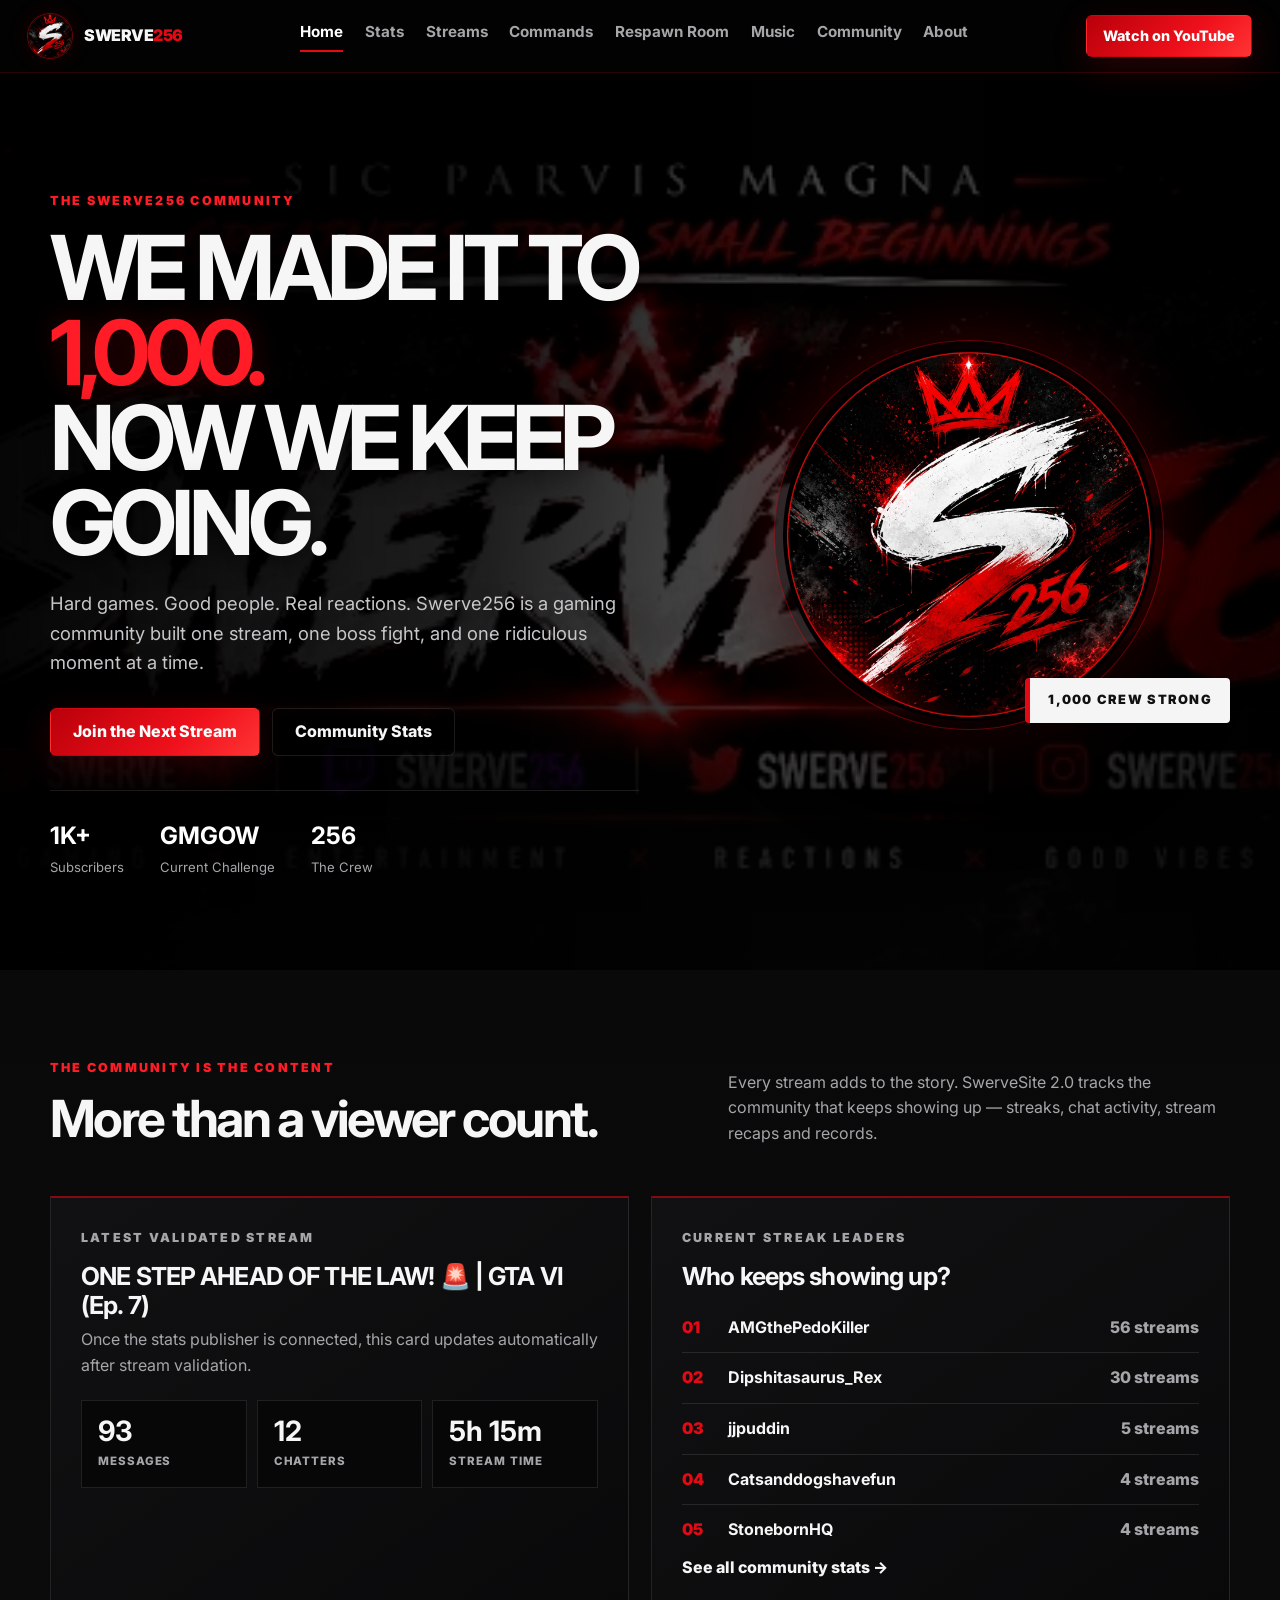
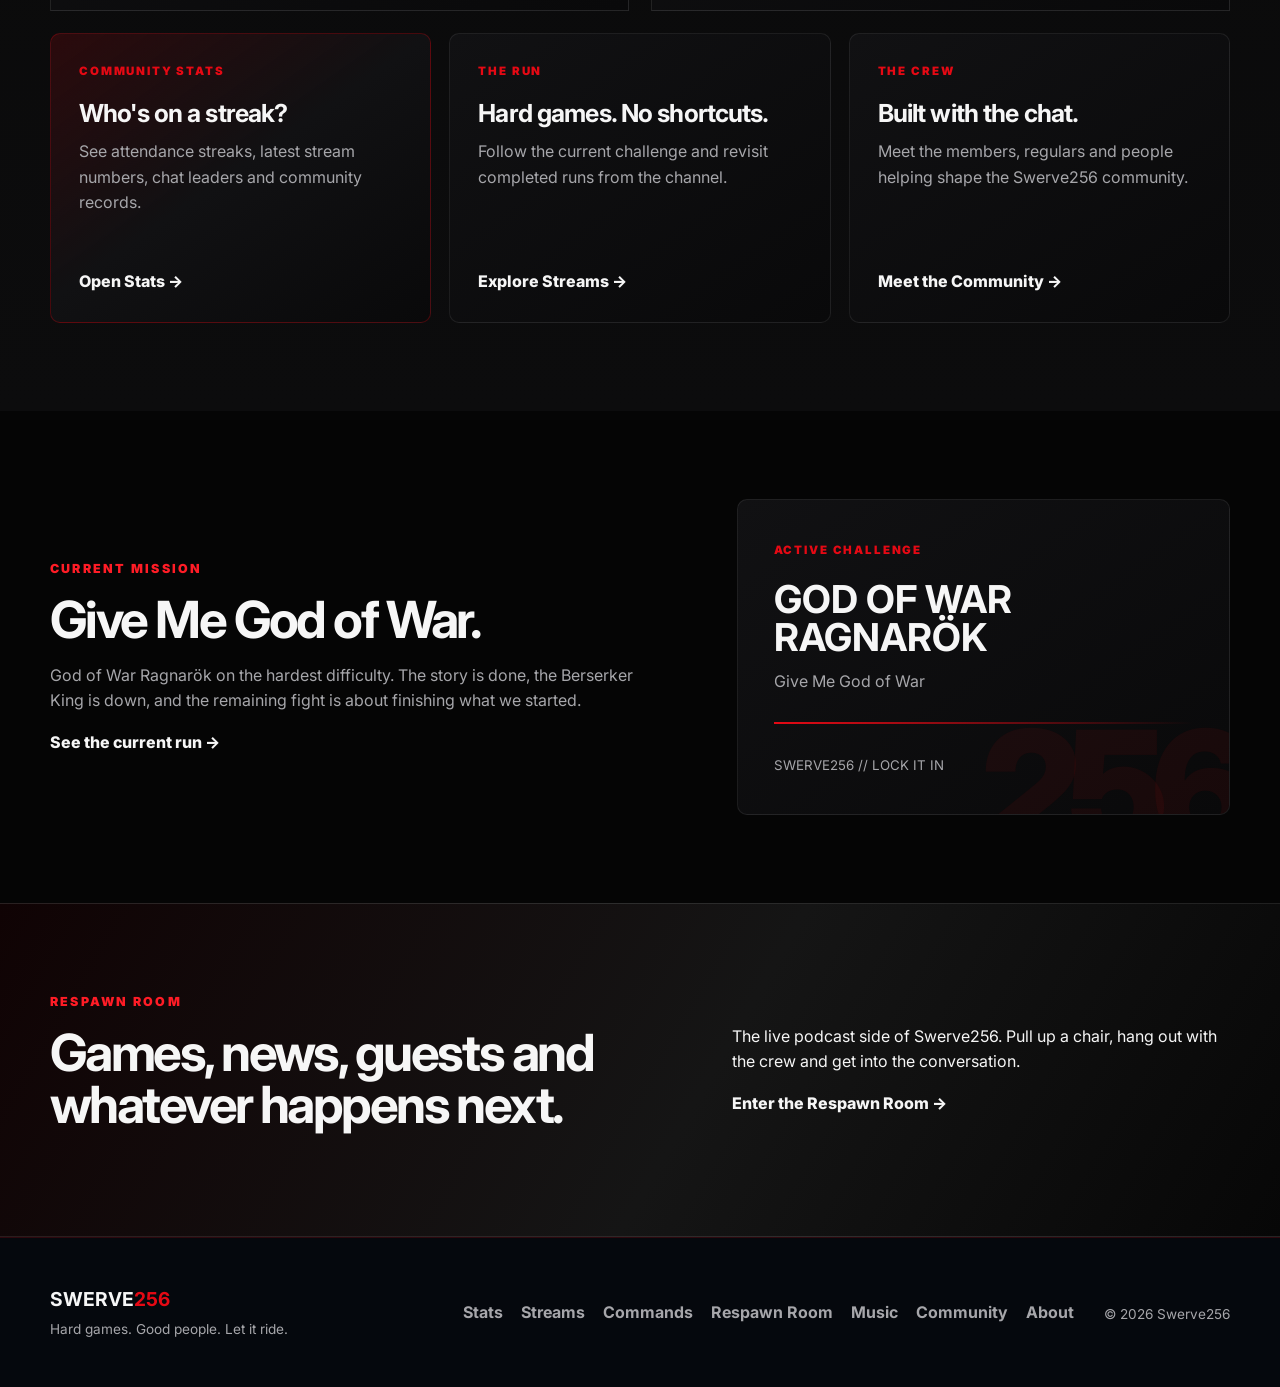
<file: index.html>
<!DOCTYPE html>
<html lang="en">
<head>
  <meta charset="UTF-8">
  <meta name="viewport" content="width=device-width, initial-scale=1.0">
  <meta name="description" content="Swerve256 creator hub — streams, community stats, series, and the Respawn Room.">
  <title>Swerve256 | Creator Hub 2.0</title>
  <link rel="preconnect" href="https://fonts.googleapis.com">
  <link rel="preconnect" href="https://fonts.gstatic.com" crossorigin>
  <link href="https://fonts.googleapis.com/css2?family=Inter:wght@400;500;600;700;800;900&display=swap" rel="stylesheet">
  <link rel="stylesheet" href="css/swerve.css">
  <link rel="stylesheet" href="css/brand-v2.css">
</head>
<body>
  <header class="site-header">
    <a class="brand" href="index.html" aria-label="Swerve256 home">
      <img src="assets/swerve-logo.webp" alt="Swerve256 logo">
      <span>SWERVE<span>256</span></span>
    </a>
    <button class="nav-toggle" aria-label="Open navigation" aria-expanded="false">MENU</button>
    <nav class="site-nav" aria-label="Main navigation">
      <a class="active" href="index.html">Home</a>
      <a href="stats.html">Stats</a>
      <a href="streams.html">Streams</a>
      <a href="commands.html">Commands</a>
      <a href="respawn.html">Respawn Room</a>
      <a href="community.html">Community</a>
      <a href="about.html">About</a>
    </nav>
    <a class="button button-small desktop-cta" href="https://www.youtube.com/@Swerve256" target="_blank" rel="noopener">Watch on YouTube</a>
  </header>

  <main>
    <section class="hero">
      <div class="hero-grid container">
        <div class="hero-copy">
          <p class="eyebrow">THE SWERVE256 COMMUNITY</p>
          <h1>WE MADE IT TO <span>1,000.</span><br>NOW WE KEEP GOING.</h1>
          <p class="hero-lead">Hard games. Good people. Real reactions. Swerve256 is a gaming community built one stream, one boss fight, and one ridiculous moment at a time.</p>
          <div class="hero-actions">
            <a class="button" href="https://www.youtube.com/@Swerve256" target="_blank" rel="noopener">Join the Next Stream</a>
            <a class="button button-ghost" href="stats.html">Community Stats</a>
          </div>
          <div class="milestone-strip">
            <div><strong>1K+</strong><span>Subscribers</span></div>
            <div><strong>GMGOW</strong><span>Current Challenge</span></div>
            <div><strong>256</strong><span>The Crew</span></div>
          </div>
        </div>
        <div class="hero-art" aria-label="Swerve256 logo presentation">
          <div class="hero-glow"></div>
          <div class="hero-logo-wrap"><img src="assets/swerve-logo.webp" alt="Swerve256"></div>
          <div class="hero-badge">1,000 CREW STRONG</div>
        </div>
      </div>
    </section>

    <section class="section section-dark">
      <div class="container">
        <div class="section-heading split-heading">
          <div>
            <p class="eyebrow">THE COMMUNITY IS THE CONTENT</p>
            <h2>More than a viewer count.</h2>
          </div>
          <p>Every stream adds to the story. SwerveSite 2.0 tracks the community that keeps showing up — streaks, chat activity, stream recaps and records.</p>
        </div>

        <div class="home-recap">
          <article class="home-recap-card">
            <p class="eyebrow">LATEST VALIDATED STREAM</p>
            <h3 id="homeLatestTitle">Latest validated stream</h3>
            <p>Once the stats publisher is connected, this card updates automatically after stream validation.</p>
            <div class="home-metrics">
              <div class="home-metric"><strong id="homeMessages">—</strong><span>MESSAGES</span></div>
              <div class="home-metric"><strong id="homeChatters">—</strong><span>CHATTERS</span></div>
              <div class="home-metric"><strong id="homeDuration">—</strong><span>STREAM TIME</span></div>
            </div>
          </article>

          <article class="home-recap-card">
            <p class="eyebrow">CURRENT STREAK LEADERS</p>
            <h3>Who keeps showing up?</h3>
            <div id="homeStreakLeaders" class="home-leaders">
              <p>Streak leaders will appear when the stats publisher goes live.</p>
            </div>
            <a class="text-link" href="stats.html">See all community stats →</a>
          </article>
        </div>

        <div class="feature-grid" style="margin-top:22px">
          <a class="feature-card feature-card-primary" href="stats.html">
            <span class="card-kicker">COMMUNITY STATS</span>
            <h3>Who's on a streak?</h3>
            <p>See attendance streaks, latest stream numbers, chat leaders and community records.</p>
            <span class="card-link">Open Stats →</span>
          </a>
          <a class="feature-card" href="streams.html">
            <span class="card-kicker">THE RUN</span>
            <h3>Hard games. No shortcuts.</h3>
            <p>Follow the current challenge and revisit completed runs from the channel.</p>
            <span class="card-link">Explore Streams →</span>
          </a>
          <a class="feature-card" href="community.html">
            <span class="card-kicker">THE CREW</span>
            <h3>Built with the chat.</h3>
            <p>Meet the members, regulars and people helping shape the Swerve256 community.</p>
            <span class="card-link">Meet the Community →</span>
          </a>
        </div>
      </div>
    </section>

    <section class="section">
      <div class="container two-column">
        <div>
          <p class="eyebrow">CURRENT MISSION</p>
          <h2>Give Me God of War.</h2>
          <p class="large-copy">God of War Ragnarök on the hardest difficulty. The story is done, the Berserker King is down, and the remaining fight is about finishing what we started.</p>
          <a class="text-link" href="streams.html">See the current run →</a>
        </div>
        <div class="mission-card">
          <span>ACTIVE CHALLENGE</span>
          <strong>GOD OF WAR<br>RAGNARÖK</strong>
          <p>Give Me God of War</p>
          <div class="mission-line"></div>
          <small>SWERVE256 // LOCK IT IN</small>
        </div>
      </div>
    </section>

    <section class="section section-accent">
      <div class="container respawn-callout">
        <div>
          <p class="eyebrow">RESPAWN ROOM</p>
          <h2>Games, news, guests and whatever happens next.</h2>
        </div>
        <div>
          <p>The live podcast side of Swerve256. Pull up a chair, hang out with the crew and get into the conversation.</p>
          <a class="text-link" href="respawn.html">Enter the Respawn Room →</a>
        </div>
      </div>
    </section>
  </main>

  <footer class="site-footer">
    <div class="container footer-grid">
      <div class="footer-brand"><strong>SWERVE<span>256</span></strong><p>Hard games. Good people. Let it ride.</p></div>
      <div class="footer-links"><a href="stats.html">Stats</a><a href="streams.html">Streams</a><a href="commands.html">Commands</a><a href="respawn.html">Respawn Room</a><a href="community.html">Community</a><a href="about.html">About</a></div>
      <div class="footer-copy">© <span id="year"></span> Swerve256</div>
    </div>
  </footer>

  <script src="js/site.js"></script>
  <script src="js/home.js"></script>
</body>
</html>
</file>
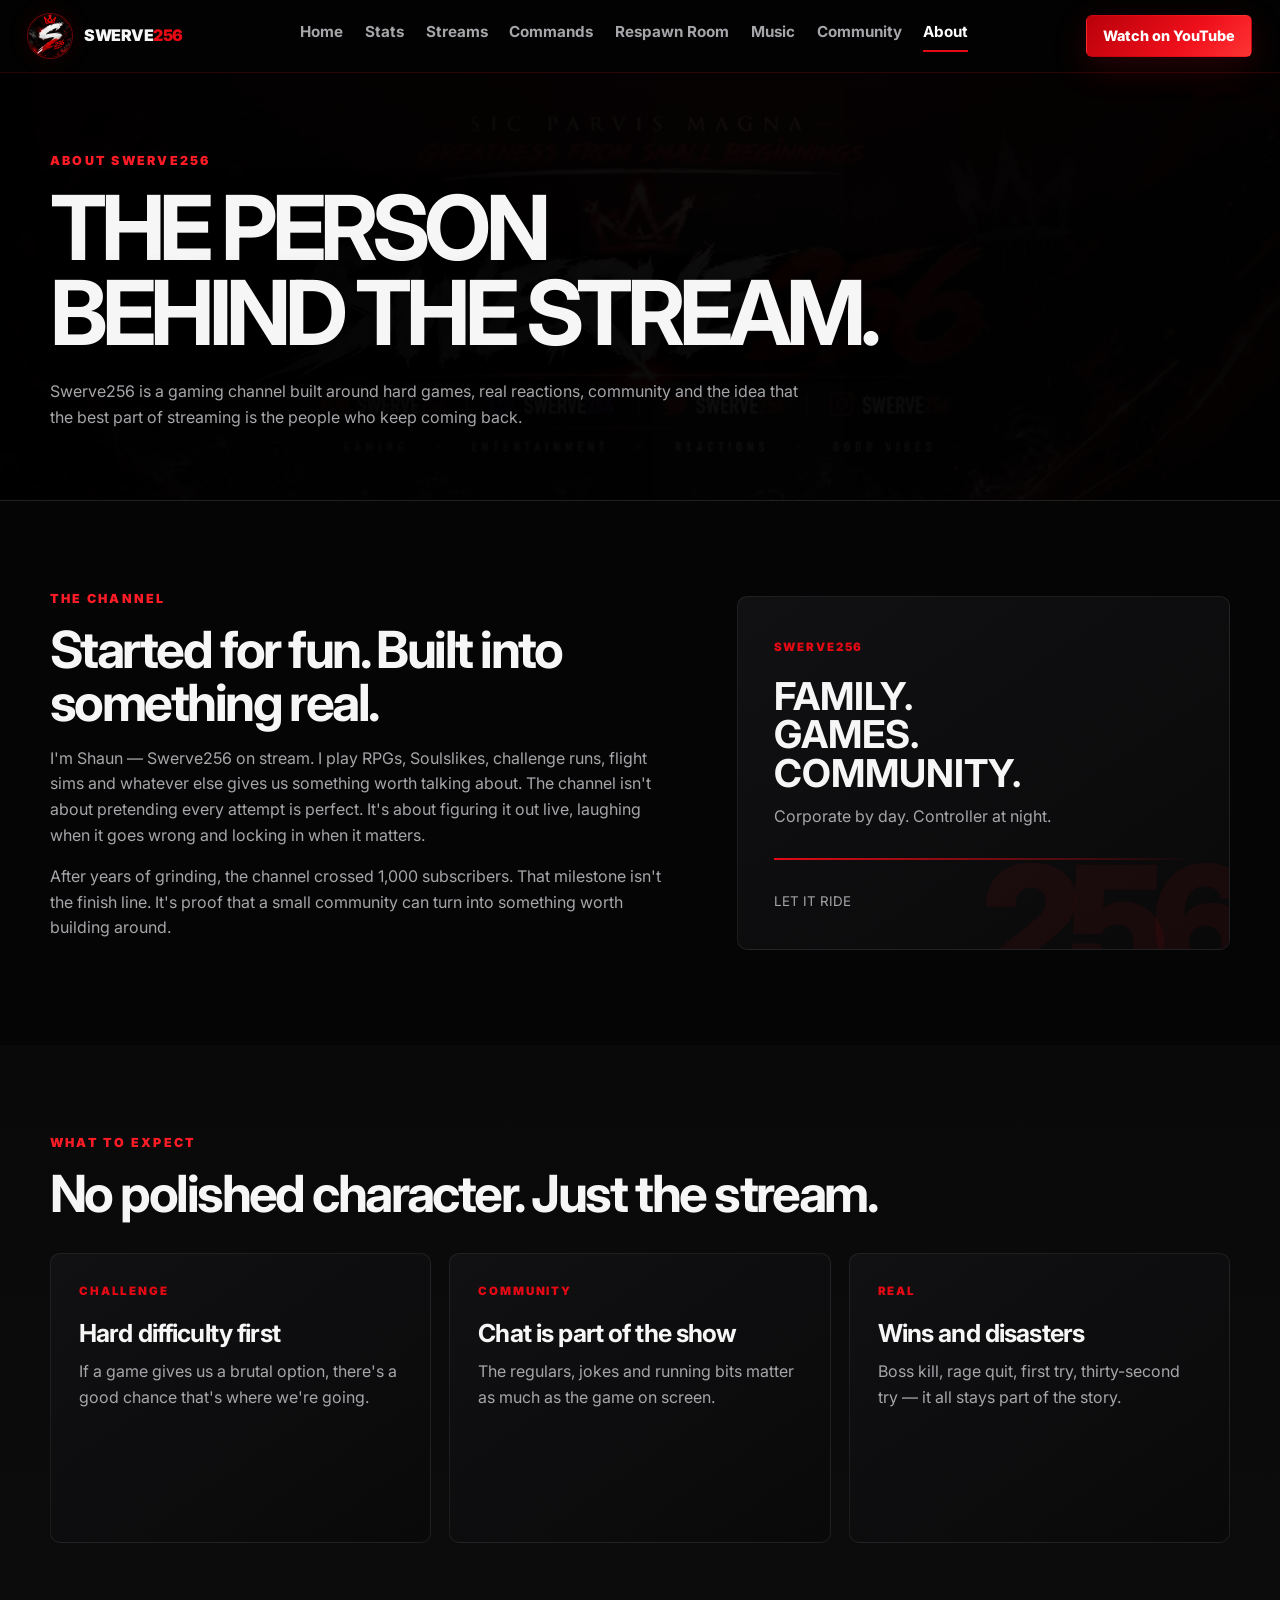
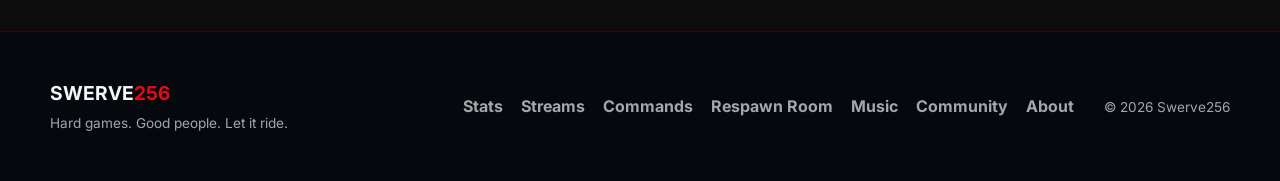
<file: about.html>
<!DOCTYPE html>
<html lang="en">
<head>
  <meta charset="UTF-8"><meta name="viewport" content="width=device-width,initial-scale=1.0">
  <meta name="description" content="About Swerve256 and the channel.">
  <title>About | Swerve256</title>
  <link rel="preconnect" href="https://fonts.googleapis.com"><link rel="preconnect" href="https://fonts.gstatic.com" crossorigin>
  <link href="https://fonts.googleapis.com/css2?family=Inter:wght@400;500;600;700;800;900&display=swap" rel="stylesheet">
  <link rel="stylesheet" href="css/swerve.css">
  <link rel="stylesheet" href="css/brand-v2.css">
</head>
<body>
<header class="site-header">
  <a class="brand" href="index.html"><img src="assets/swerve-logo.webp" alt="Swerve256 logo"><span>SWERVE<span>256</span></span></a>
  <button class="nav-toggle" aria-label="Open navigation" aria-expanded="false">MENU</button>
  <nav class="site-nav"><a href="index.html">Home</a><a href="stats.html">Stats</a><a href="streams.html">Streams</a><a href="commands.html">Commands</a><a href="respawn.html">Respawn Room</a><a href="community.html">Community</a><a class="active" href="about.html">About</a></nav>
  <a class="button button-small desktop-cta" href="https://www.youtube.com/@Swerve256" target="_blank" rel="noopener">Watch on YouTube</a>
</header>
<main>
  <section class="page-hero"><div class="container"><p class="eyebrow">ABOUT SWERVE256</p><h1>THE PERSON<br>BEHIND THE STREAM.</h1><p>Swerve256 is a gaming channel built around hard games, real reactions, community and the idea that the best part of streaming is the people who keep coming back.</p></div></section>
  <section class="section"><div class="container two-column">
    <div><p class="eyebrow">THE CHANNEL</p><h2>Started for fun. Built into something real.</h2><p class="large-copy">I'm Shaun — Swerve256 on stream. I play RPGs, Soulslikes, challenge runs, flight sims and whatever else gives us something worth talking about. The channel isn't about pretending every attempt is perfect. It's about figuring it out live, laughing when it goes wrong and locking in when it matters.</p><p class="large-copy">After years of grinding, the channel crossed 1,000 subscribers. That milestone isn't the finish line. It's proof that a small community can turn into something worth building around.</p></div>
    <div class="mission-card"><span>SWERVE256</span><strong>FAMILY.<br>GAMES.<br>COMMUNITY.</strong><p>Corporate by day. Controller at night.</p><div class="mission-line"></div><small>LET IT RIDE</small></div>
  </div></section>
  <section class="section section-dark"><div class="container"><div class="section-heading"><p class="eyebrow">WHAT TO EXPECT</p><h2>No polished character. Just the stream.</h2></div><div class="feature-grid"><article class="feature-card"><span class="card-kicker">CHALLENGE</span><h3>Hard difficulty first</h3><p>If a game gives us a brutal option, there's a good chance that's where we're going.</p></article><article class="feature-card"><span class="card-kicker">COMMUNITY</span><h3>Chat is part of the show</h3><p>The regulars, jokes and running bits matter as much as the game on screen.</p></article><article class="feature-card"><span class="card-kicker">REAL</span><h3>Wins and disasters</h3><p>Boss kill, rage quit, first try, thirty-second try — it all stays part of the story.</p></article></div></div></section>
</main>
<footer class="site-footer"><div class="container footer-grid"><div class="footer-brand"><strong>SWERVE<span>256</span></strong><p>Hard games. Good people. Let it ride.</p></div><div class="footer-links"><a href="stats.html">Stats</a><a href="streams.html">Streams</a><a href="commands.html">Commands</a><a href="respawn.html">Respawn Room</a><a href="community.html">Community</a><a href="about.html">About</a></div><div class="footer-copy">© <span id="year"></span> Swerve256</div></div></footer>
<script src="js/site.js"></script>
</body></html>
</file>
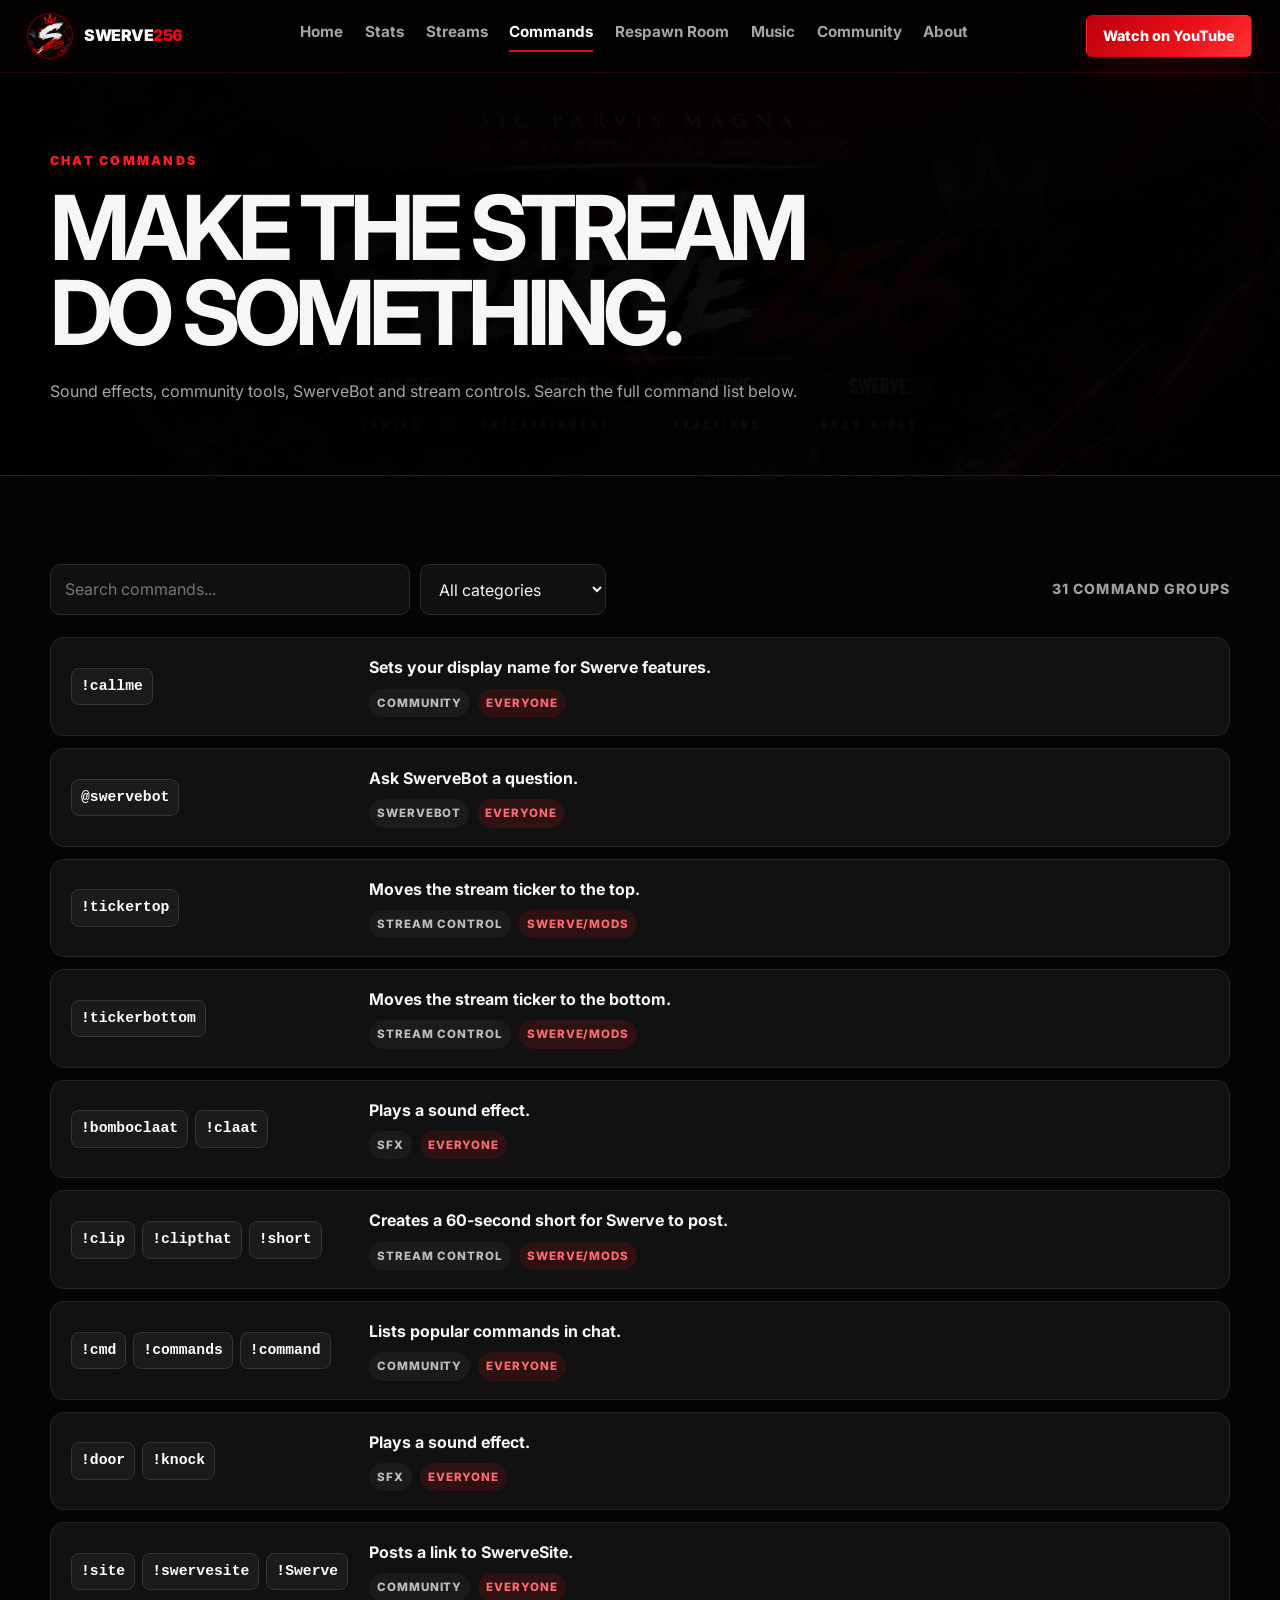
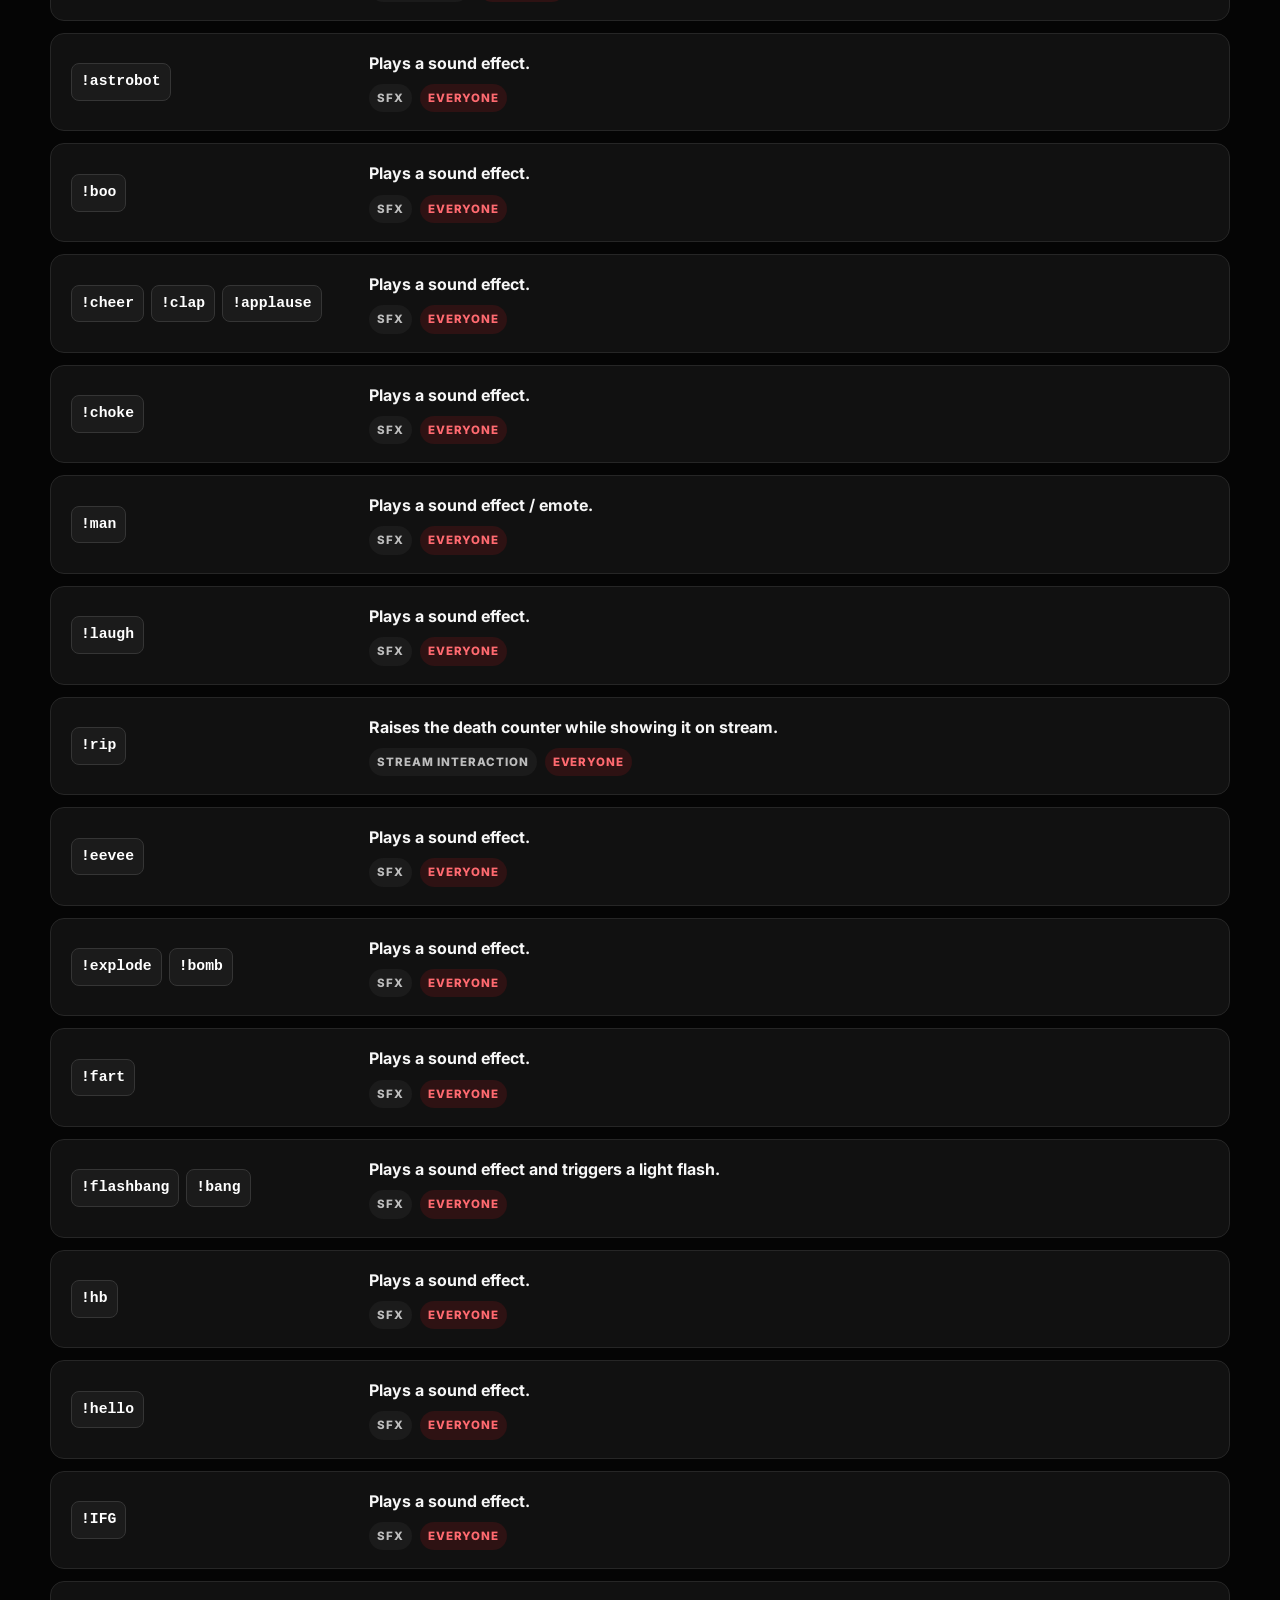
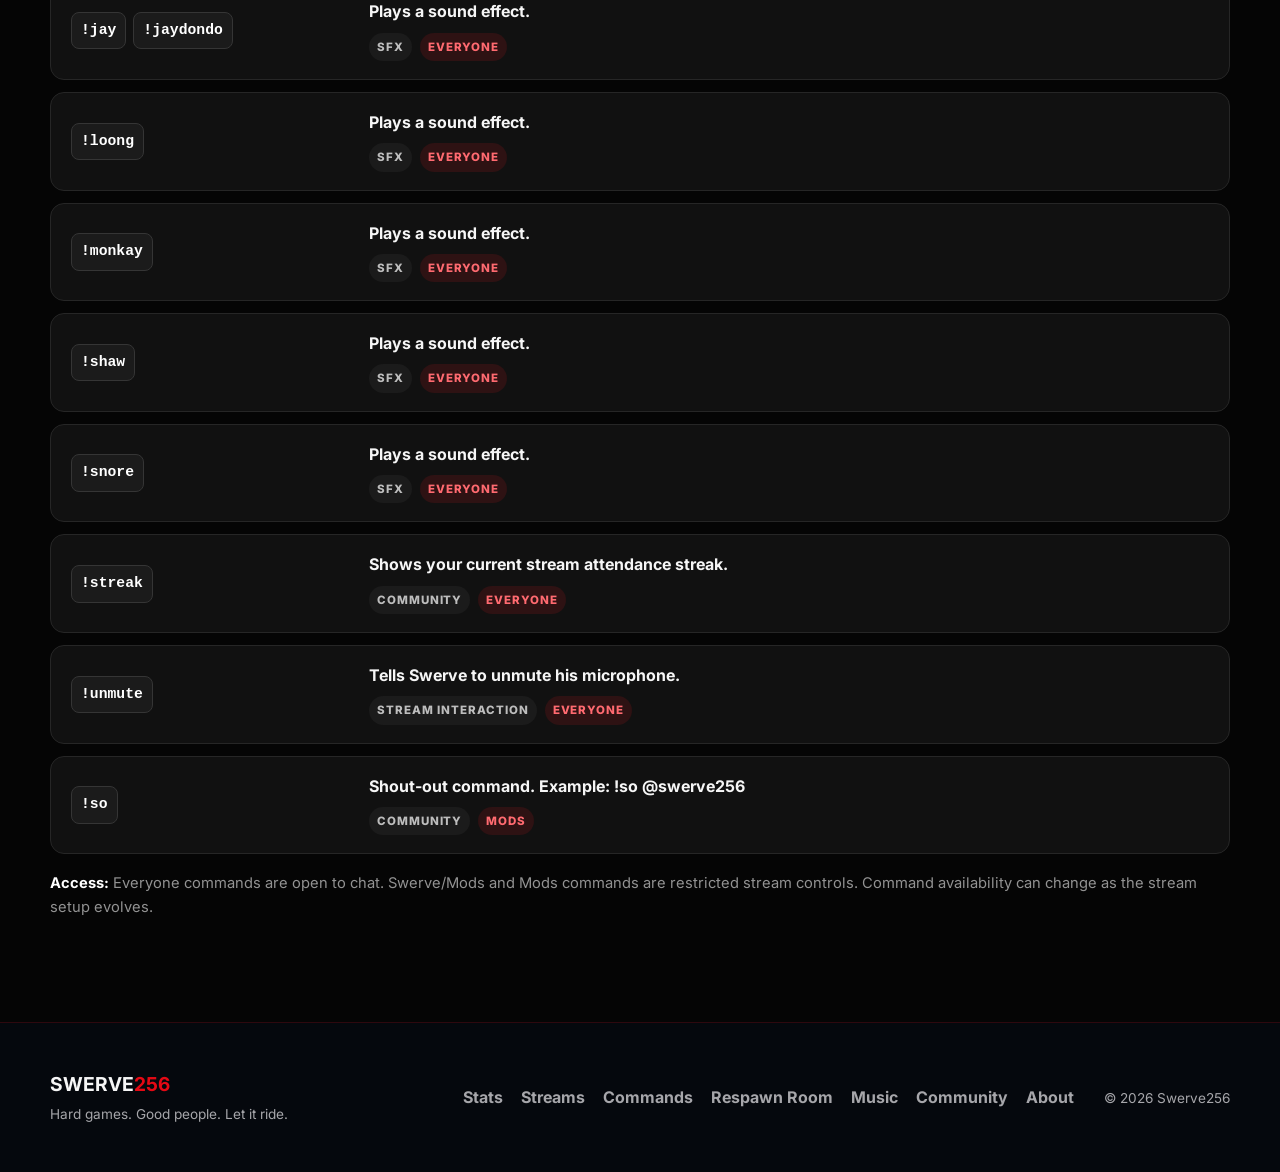
<file: commands.html>
<!DOCTYPE html>
<html lang="en">
<head>
  <meta charset="UTF-8">
  <meta name="viewport" content="width=device-width,initial-scale=1.0">
  <meta name="description" content="Swerve256 stream chat commands, sound effects, community tools and moderator controls.">
  <title>Commands | Swerve256</title>
  <link rel="preconnect" href="https://fonts.googleapis.com">
  <link rel="preconnect" href="https://fonts.gstatic.com" crossorigin>
  <link href="https://fonts.googleapis.com/css2?family=Inter:wght@400;500;600;700;800;900&display=swap" rel="stylesheet">
  <link rel="stylesheet" href="css/swerve.css">
  <link rel="stylesheet" href="css/brand-v2.css">
  <link rel="stylesheet" href="css/commands.css">
</head>
<body>
<header class="site-header">
  <a class="brand" href="index.html"><img src="assets/swerve-logo.webp" alt="Swerve256 logo"><span>SWERVE<span>256</span></span></a>
  <button class="nav-toggle" aria-label="Open navigation" aria-expanded="false">MENU</button>
  <nav class="site-nav" aria-label="Main navigation"><a href="index.html">Home</a><a href="stats.html">Stats</a><a href="streams.html">Streams</a><a class="active" href="commands.html">Commands</a><a href="respawn.html">Respawn Room</a><a href="community.html">Community</a><a href="about.html">About</a></nav>
  <a class="button button-small desktop-cta" href="https://www.youtube.com/@Swerve256" target="_blank" rel="noopener">Watch on YouTube</a>
</header>

<main>
  <section class="page-hero"><div class="container"><p class="eyebrow">CHAT COMMANDS</p><h1>MAKE THE STREAM<br>DO SOMETHING.</h1><p>Sound effects, community tools, SwerveBot and stream controls. Search the full command list below.</p></div></section>

  <section class="section"><div class="container">
    <div class="commands-toolbar">
      <div class="commands-controls">
        <input id="commandSearch" type="search" placeholder="Search commands..." aria-label="Search commands">
        <select id="commandFilter" aria-label="Filter commands by category"><option value="">All categories</option></select>
      </div>
      <span class="commands-count" id="commandCount">Loading commands...</span>
    </div>

    <div class="commands-list" id="commandsList"><p class="commands-empty">Loading commands...</p></div>
    <p class="commands-note"><strong>Access:</strong> Everyone commands are open to chat. Swerve/Mods and Mods commands are restricted stream controls. Command availability can change as the stream setup evolves.</p>
  </div></section>
</main>

<footer class="site-footer"><div class="container footer-grid"><div class="footer-brand"><strong>SWERVE<span>256</span></strong><p>Hard games. Good people. Let it ride.</p></div><div class="footer-links"><a href="stats.html">Stats</a><a href="streams.html">Streams</a><a href="commands.html">Commands</a><a href="respawn.html">Respawn Room</a><a href="community.html">Community</a><a href="about.html">About</a></div><div class="footer-copy">© <span id="year"></span> Swerve256</div></div></footer>
<script src="js/site.js"></script>
<script src="js/commands.js"></script>
</body>
</html>
</file>
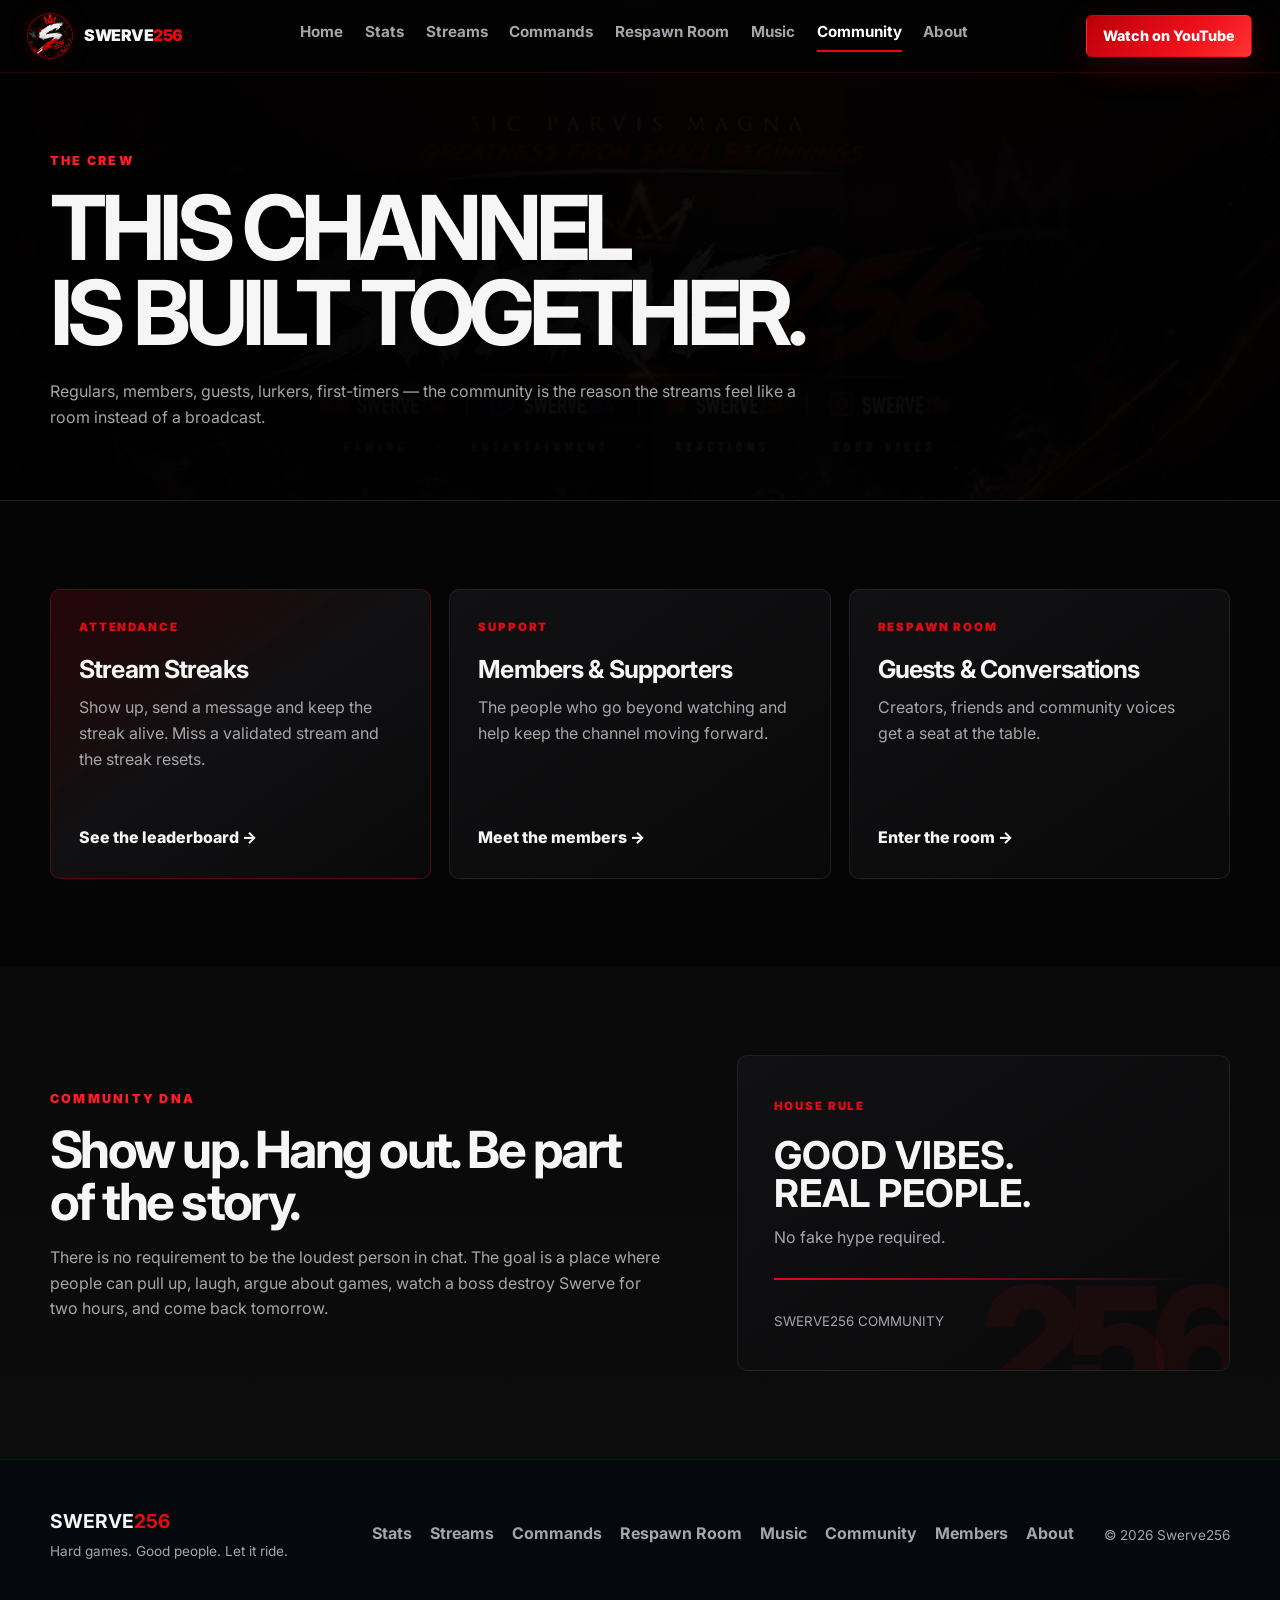
<file: community.html>
<!DOCTYPE html>
<html lang="en">
<head>
  <meta charset="UTF-8"><meta name="viewport" content="width=device-width,initial-scale=1.0">
  <meta name="description" content="The Swerve256 community hub.">
  <title>Community | Swerve256</title>
  <link rel="preconnect" href="https://fonts.googleapis.com"><link rel="preconnect" href="https://fonts.gstatic.com" crossorigin>
  <link href="https://fonts.googleapis.com/css2?family=Inter:wght@400;500;600;700;800;900&display=swap" rel="stylesheet">
  <link rel="stylesheet" href="css/swerve.css">
  <link rel="stylesheet" href="css/brand-v2.css">
</head>
<body>
<header class="site-header">
  <a class="brand" href="index.html"><img src="assets/swerve-logo.webp" alt="Swerve256 logo"><span>SWERVE<span>256</span></span></a>
  <button class="nav-toggle" aria-label="Open navigation" aria-expanded="false">MENU</button>
  <nav class="site-nav"><a href="index.html">Home</a><a href="stats.html">Stats</a><a href="streams.html">Streams</a><a href="commands.html">Commands</a><a href="respawn.html">Respawn Room</a><a class="active" href="community.html">Community</a><a href="about.html">About</a></nav>
  <a class="button button-small desktop-cta" href="https://www.youtube.com/@Swerve256" target="_blank" rel="noopener">Watch on YouTube</a>
</header>
<main>
  <section class="page-hero"><div class="container"><p class="eyebrow">THE CREW</p><h1>THIS CHANNEL<br>IS BUILT TOGETHER.</h1><p>Regulars, members, guests, lurkers, first-timers — the community is the reason the streams feel like a room instead of a broadcast.</p></div></section>
  <section class="section"><div class="container">
    <div class="feature-grid">
      <article class="feature-card feature-card-primary"><span class="card-kicker">ATTENDANCE</span><h3>Stream Streaks</h3><p>Show up, send a message and keep the streak alive. Miss a validated stream and the streak resets.</p><a class="card-link" href="stats.html">See the leaderboard →</a></article>
      <a class="feature-card" href="members.html"><span class="card-kicker">SUPPORT</span><h3>Members & Supporters</h3><p>The people who go beyond watching and help keep the channel moving forward.</p><span class="card-link">Meet the members →</span></a>
      <a class="feature-card" href="respawn.html"><span class="card-kicker">RESPAWN ROOM</span><h3>Guests & Conversations</h3><p>Creators, friends and community voices get a seat at the table.</p><span class="card-link">Enter the room →</span></a>
    </div>
  </div></section>
  <section class="section section-dark"><div class="container two-column">
    <div><p class="eyebrow">COMMUNITY DNA</p><h2>Show up. Hang out. Be part of the story.</h2><p class="large-copy">There is no requirement to be the loudest person in chat. The goal is a place where people can pull up, laugh, argue about games, watch a boss destroy Swerve for two hours, and come back tomorrow.</p></div>
    <div class="mission-card"><span>HOUSE RULE</span><strong>GOOD VIBES.<br>REAL PEOPLE.</strong><p>No fake hype required.</p><div class="mission-line"></div><small>SWERVE256 COMMUNITY</small></div>
  </div></section>
</main>
<footer class="site-footer"><div class="container footer-grid"><div class="footer-brand"><strong>SWERVE<span>256</span></strong><p>Hard games. Good people. Let it ride.</p></div><div class="footer-links"><a href="stats.html">Stats</a><a href="streams.html">Streams</a><a href="commands.html">Commands</a><a href="respawn.html">Respawn Room</a><a href="community.html">Community</a><a href="members.html">Members</a><a href="about.html">About</a></div><div class="footer-copy">© <span id="year"></span> Swerve256</div></div></footer>
<script src="js/site.js"></script>
</body></html>
</file>
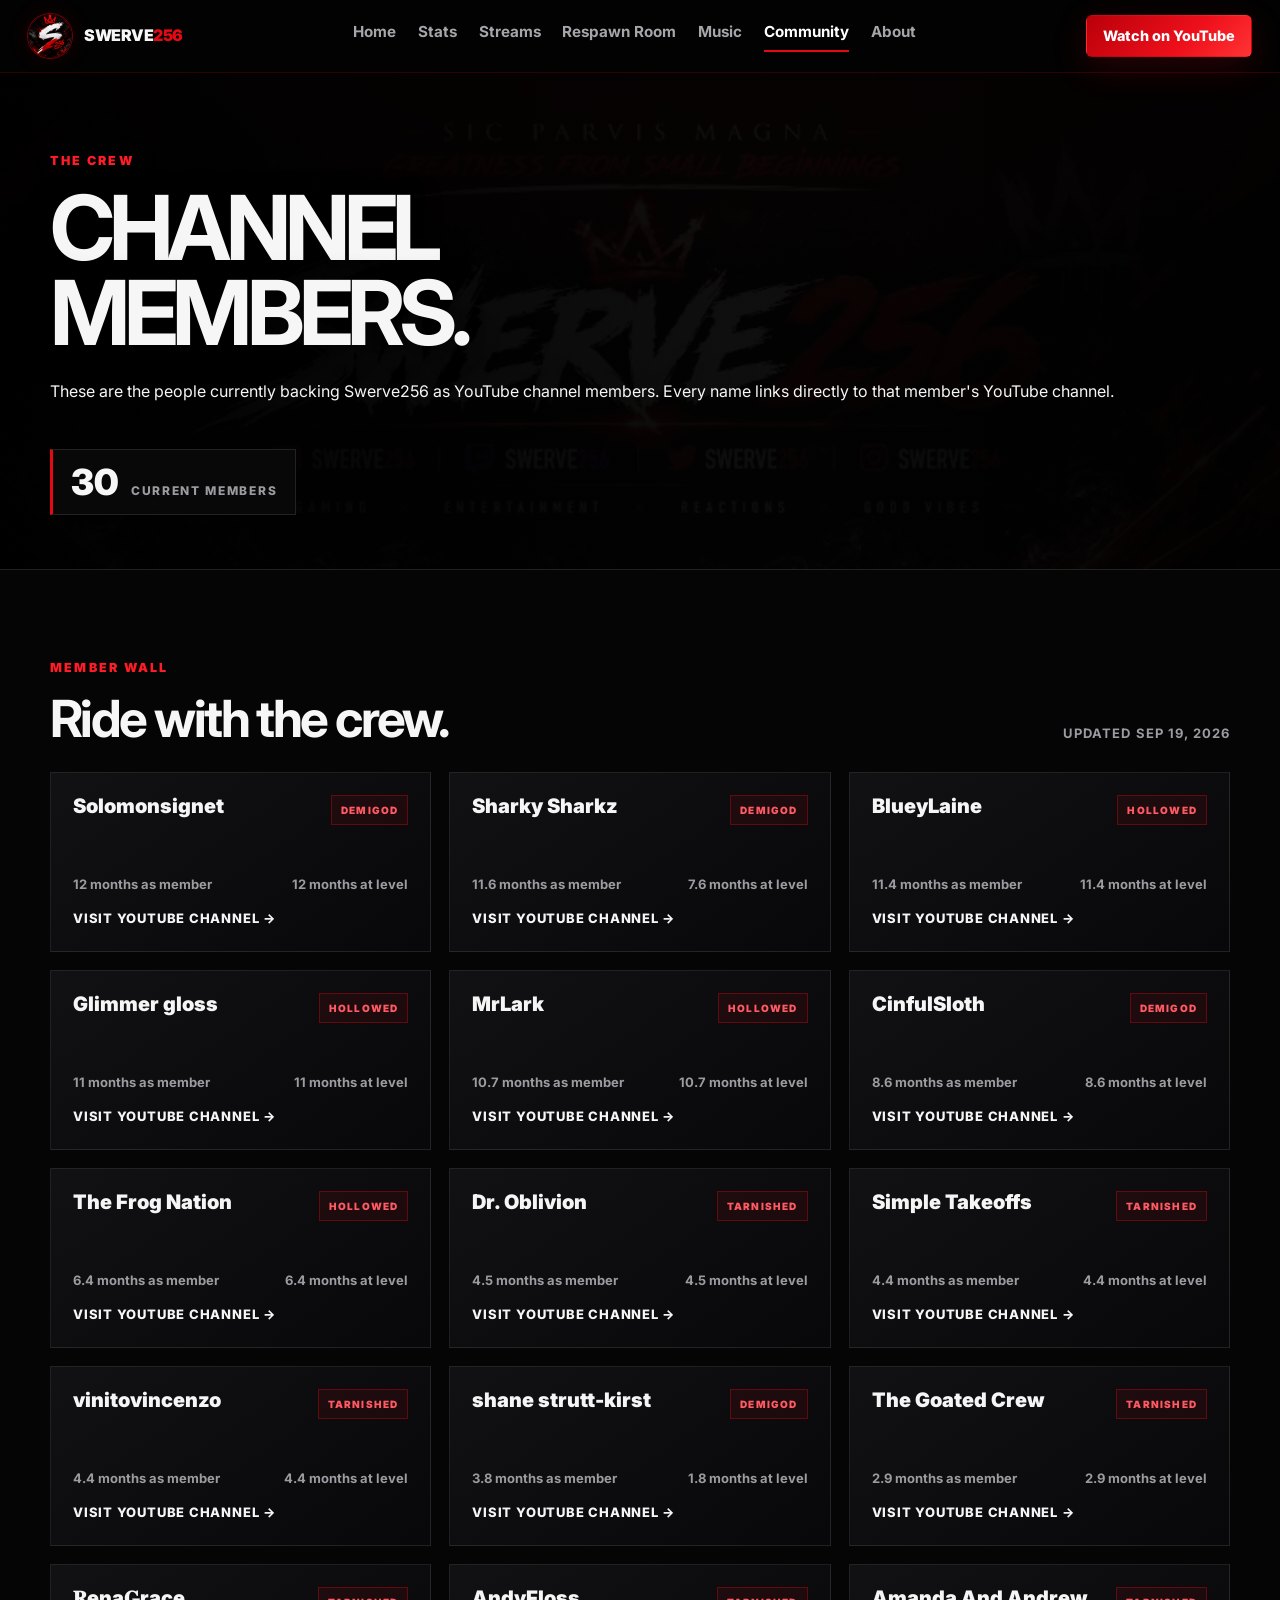
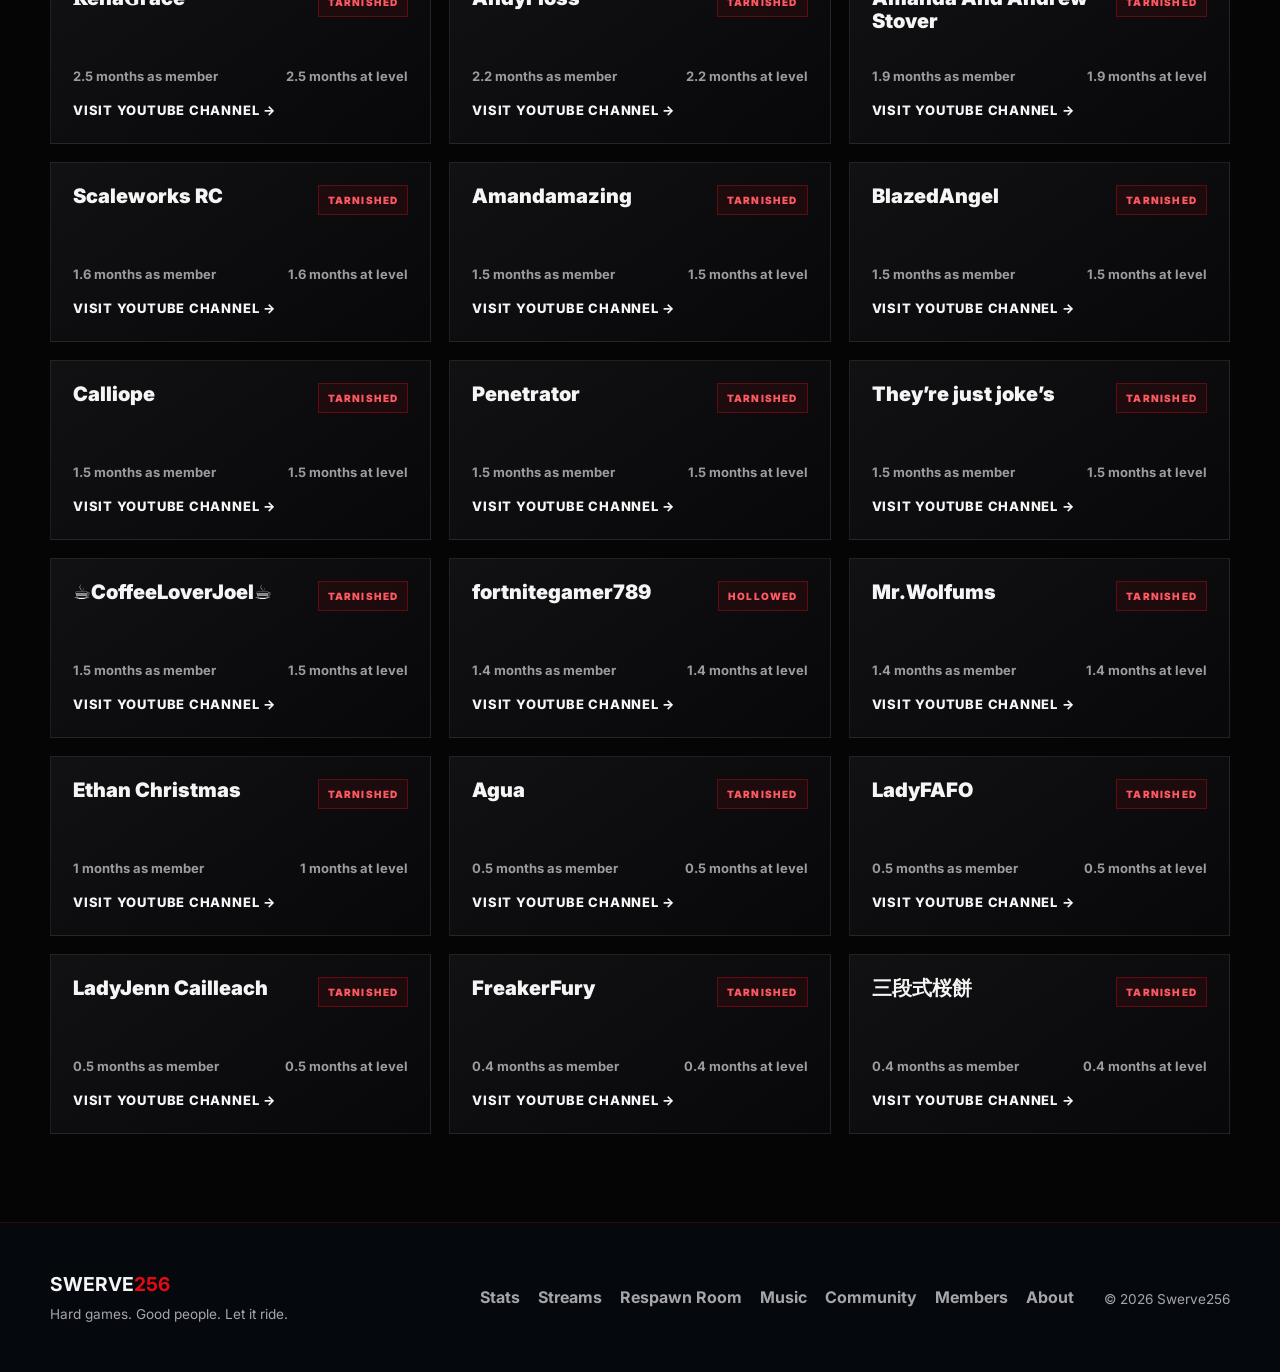
<file: members.html>
<!DOCTYPE html>
<html lang="en">
<head>
  <meta charset="UTF-8">
  <meta name="viewport" content="width=device-width,initial-scale=1.0">
  <meta name="description" content="Current Swerve256 YouTube channel members.">
  <title>Members | Swerve256</title>
  <link rel="preconnect" href="https://fonts.googleapis.com">
  <link rel="preconnect" href="https://fonts.gstatic.com" crossorigin>
  <link href="https://fonts.googleapis.com/css2?family=Inter:wght@400;500;600;700;800;900&display=swap" rel="stylesheet">
  <link rel="stylesheet" href="css/swerve.css">
  <link rel="stylesheet" href="css/brand-v2.css">
  <link rel="stylesheet" href="css/members.css">
</head>
<body>
<header class="site-header">
  <a class="brand" href="index.html"><img src="assets/swerve-logo.webp" alt="Swerve256 logo"><span>SWERVE<span>256</span></span></a>
  <button class="nav-toggle" aria-label="Open navigation" aria-expanded="false">MENU</button>
  <nav class="site-nav"><a href="index.html">Home</a><a href="stats.html">Stats</a><a href="streams.html">Streams</a><a href="respawn.html">Respawn Room</a><a class="active" href="community.html">Community</a><a href="about.html">About</a></nav>
  <a class="button button-small desktop-cta" href="https://www.youtube.com/@Swerve256" target="_blank" rel="noopener">Watch on YouTube</a>
</header>
<main>
  <section class="page-hero members-hero">
    <div class="container">
      <p class="eyebrow">THE CREW</p>
      <h1>CHANNEL<br>MEMBERS.</h1>
      <p>These are the people currently backing Swerve256 as YouTube channel members. Every name links directly to that member's YouTube channel.</p>
      <div class="members-summary"><strong id="memberCount">—</strong><span>CURRENT MEMBERS</span></div>
    </div>
  </section>

  <section class="section">
    <div class="container">
      <div class="members-toolbar">
        <div>
          <p class="eyebrow">MEMBER WALL</p>
          <h2>Ride with the crew.</h2>
        </div>
        <p id="memberUpdated" class="members-updated">Loading member data...</p>
      </div>
      <div id="memberGrid" class="member-grid">
        <div class="member-loading">Loading members...</div>
      </div>
    </div>
  </section>
</main>
<footer class="site-footer"><div class="container footer-grid"><div class="footer-brand"><strong>SWERVE<span>256</span></strong><p>Hard games. Good people. Let it ride.</p></div><div class="footer-links"><a href="stats.html">Stats</a><a href="streams.html">Streams</a><a href="respawn.html">Respawn Room</a><a href="community.html">Community</a><a href="members.html">Members</a><a href="about.html">About</a></div><div class="footer-copy">© <span id="year"></span> Swerve256</div></div></footer>
<script src="js/site.js"></script>
<script src="js/members.js"></script>
</body>
</html>
</file>
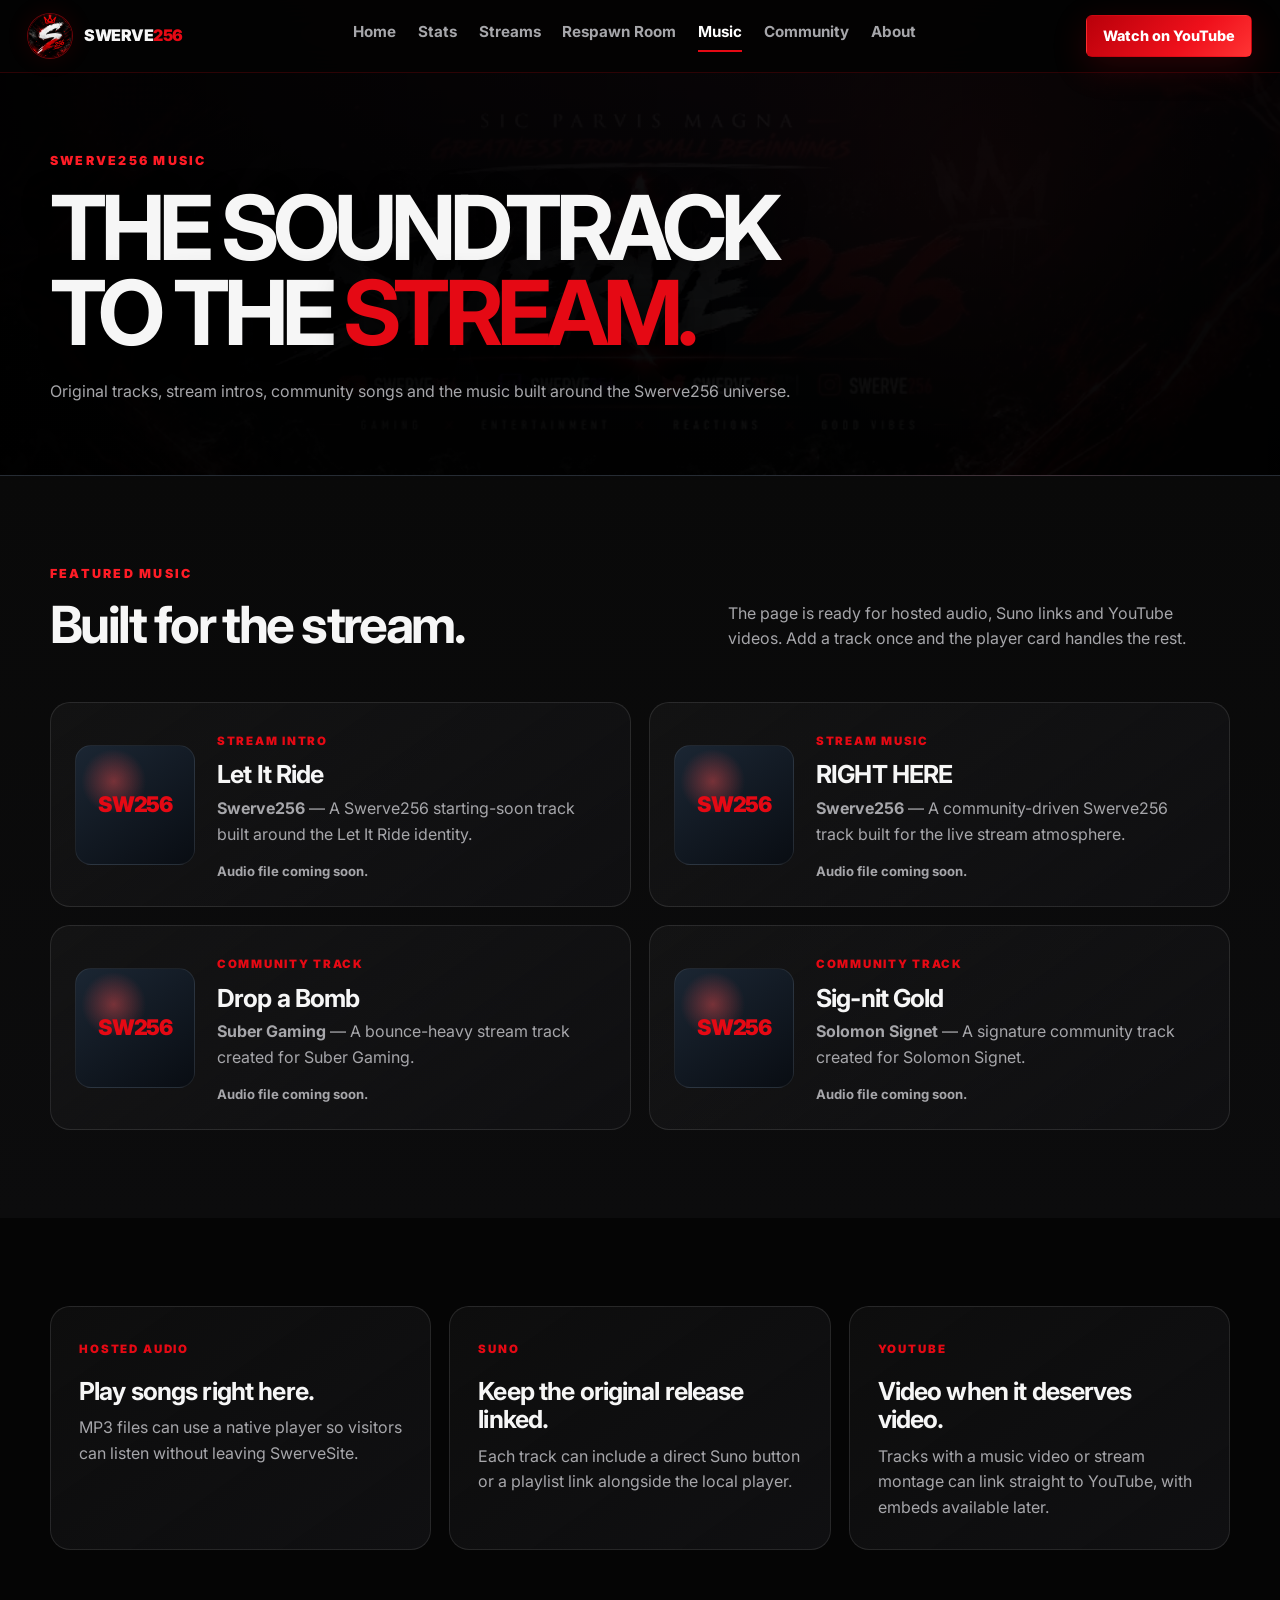
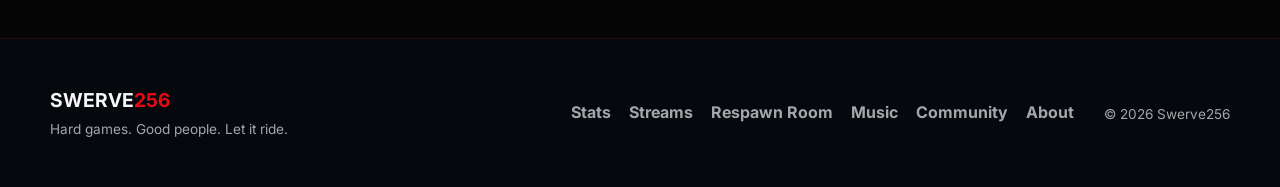
<file: music.html>
<!DOCTYPE html>
<html lang="en">
<head>
  <meta charset="UTF-8">
  <meta name="viewport" content="width=device-width, initial-scale=1.0">
  <meta name="description" content="Swerve256 music hub — original tracks, stream intros, community songs and featured releases.">
  <title>Swerve256 | Music</title>
  <link rel="preconnect" href="https://fonts.googleapis.com">
  <link rel="preconnect" href="https://fonts.gstatic.com" crossorigin>
  <link href="https://fonts.googleapis.com/css2?family=Inter:wght@400;500;600;700;800;900&display=swap" rel="stylesheet">
  <link rel="stylesheet" href="css/swerve.css">
  <link rel="stylesheet" href="css/brand-v2.css">
  <link rel="stylesheet" href="css/music.css">
</head>
<body>
  <header class="site-header">
    <a class="brand" href="index.html" aria-label="Swerve256 home">
      <img src="assets/swerve-logo.webp" alt="Swerve256 logo">
      <span>SWERVE<span>256</span></span>
    </a>
    <button class="nav-toggle" aria-label="Open navigation" aria-expanded="false">MENU</button>
    <nav class="site-nav" aria-label="Main navigation">
      <a href="index.html">Home</a>
      <a href="stats.html">Stats</a>
      <a href="streams.html">Streams</a>
      <a href="respawn.html">Respawn Room</a>
      <a class="active" href="music.html">Music</a>
      <a href="community.html">Community</a>
      <a href="about.html">About</a>
    </nav>
    <a class="button button-small desktop-cta" href="https://www.youtube.com/@Swerve256" target="_blank" rel="noopener">Watch on YouTube</a>
  </header>

  <main>
    <section class="page-hero music-hero">
      <div class="container">
        <p class="eyebrow">SWERVE256 MUSIC</p>
        <h1>THE SOUNDTRACK<br>TO THE <span>STREAM.</span></h1>
        <p>Original tracks, stream intros, community songs and the music built around the Swerve256 universe.</p>
      </div>
    </section>

    <section class="section section-dark">
      <div class="container">
        <div class="section-heading split-heading">
          <div>
            <p class="eyebrow">FEATURED MUSIC</p>
            <h2>Built for the stream.</h2>
          </div>
          <p>The page is ready for hosted audio, Suno links and YouTube videos. Add a track once and the player card handles the rest.</p>
        </div>

        <div id="musicGrid" class="music-grid" aria-live="polite">
          <article class="music-empty">
            <p class="eyebrow">LOADING</p>
            <h3>Getting the tracks ready...</h3>
          </article>
        </div>
      </div>
    </section>

    <section class="section">
      <div class="container music-info-grid">
        <article class="music-info-card">
          <span class="card-kicker">HOSTED AUDIO</span>
          <h3>Play songs right here.</h3>
          <p>MP3 files can use a native player so visitors can listen without leaving SwerveSite.</p>
        </article>
        <article class="music-info-card">
          <span class="card-kicker">SUNO</span>
          <h3>Keep the original release linked.</h3>
          <p>Each track can include a direct Suno button or a playlist link alongside the local player.</p>
        </article>
        <article class="music-info-card">
          <span class="card-kicker">YOUTUBE</span>
          <h3>Video when it deserves video.</h3>
          <p>Tracks with a music video or stream montage can link straight to YouTube, with embeds available later.</p>
        </article>
      </div>
    </section>
  </main>

  <footer class="site-footer">
    <div class="container footer-grid">
      <div class="footer-brand"><strong>SWERVE<span>256</span></strong><p>Hard games. Good people. Let it ride.</p></div>
      <div class="footer-links"><a href="stats.html">Stats</a><a href="streams.html">Streams</a><a href="respawn.html">Respawn Room</a><a href="music.html">Music</a><a href="community.html">Community</a><a href="about.html">About</a></div>
      <div class="footer-copy">© <span id="year"></span> Swerve256</div>
    </div>
  </footer>

  <script src="js/site.js"></script>
  <script src="js/music.js"></script>
</body>
</html>
</file>
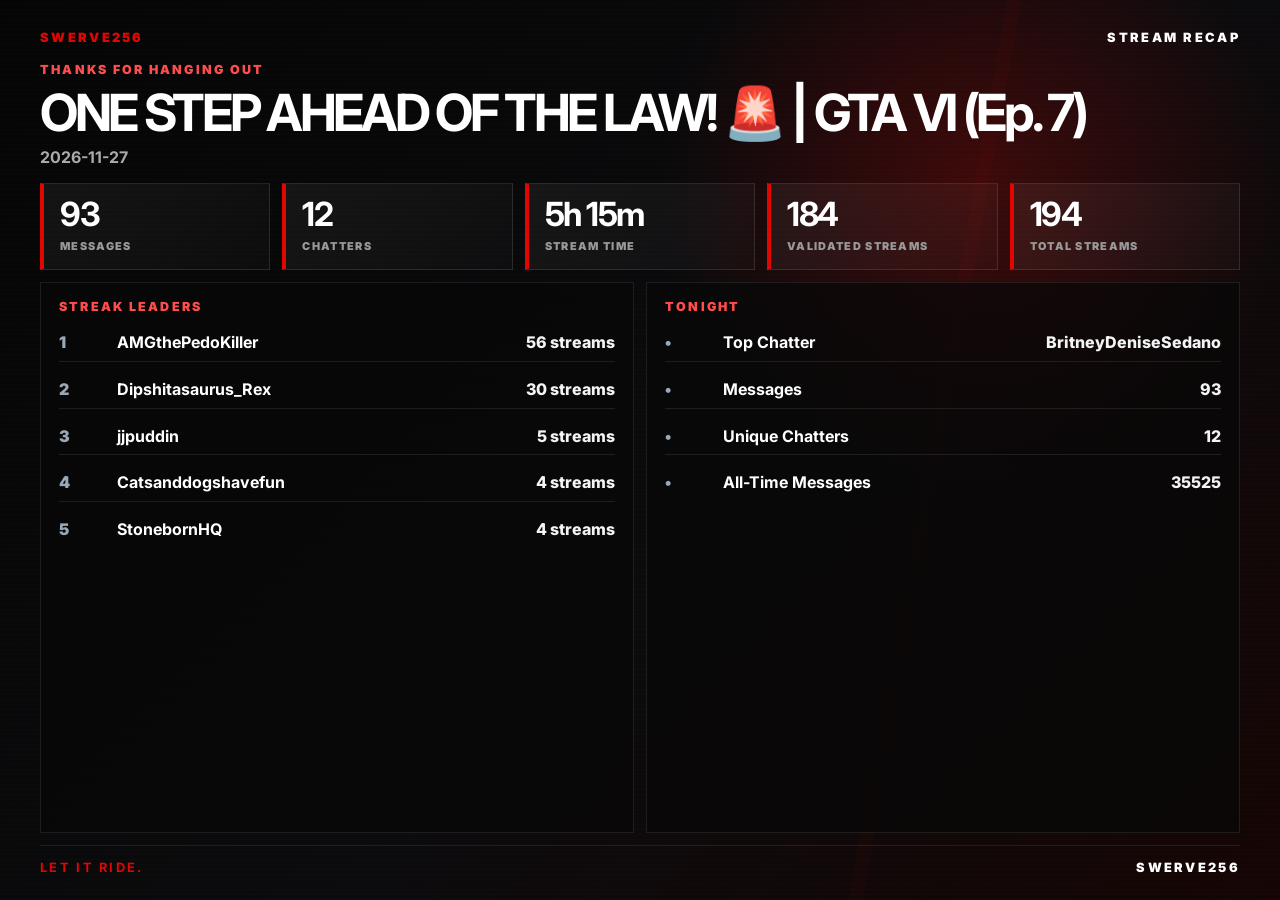
<file: recap.html>
<!DOCTYPE html>
<html lang="en">
<head>
  <meta charset="UTF-8"><meta name="viewport" content="width=device-width,initial-scale=1.0">
  <meta name="robots" content="noindex">
  <title>Stream Recap | Swerve256</title>
  <link rel="preconnect" href="https://fonts.googleapis.com"><link rel="preconnect" href="https://fonts.gstatic.com" crossorigin>
  <link href="https://fonts.googleapis.com/css2?family=Inter:wght@500;600;700;800;900&display=swap" rel="stylesheet">
  <link rel="stylesheet" href="css/swerve.css">
  <link rel="stylesheet" href="css/recap.css">
</head>
<body class="recap-body">
  <main class="recap-screen">
    <div class="recap-topline"><span>SWERVE256</span><span>STREAM RECAP</span></div>
    <section class="recap-hero">
      <p class="eyebrow">THANKS FOR HANGING OUT</p>
      <h1 id="latestTitle">LATEST STREAM</h1>
      <p id="recapDate" class="recap-date">Validated stream summary</p>
    </section>
    <section class="recap-metrics">
      <div class="recap-metric"><strong id="latestMessages">—</strong><span>MESSAGES</span></div>
      <div class="recap-metric"><strong id="latestChatters">—</strong><span>CHATTERS</span></div>
      <div class="recap-metric"><strong id="recapDuration">—</strong><span>STREAM TIME</span></div>
      <div class="recap-metric"><strong id="validatedStreams">—</strong><span>VALIDATED STREAMS</span></div>
      <div class="recap-metric"><strong id="totalStreams">—</strong><span>TOTAL STREAMS</span></div>
    </section>
    <section class="recap-columns">
      <div class="recap-panel"><p class="eyebrow">STREAK LEADERS</p><div id="streakLeaderboard" class="leaderboard"></div></div>
      <div class="recap-panel"><p class="eyebrow">TONIGHT</p><div id="latestRecap" class="leaderboard"></div></div>
    </section>
    <div class="recap-footer"><strong>LET IT RIDE.</strong><span>SWERVE256</span></div>
  </main>
  <script src="js/recap.js"></script>
</body>
</html>
</file>
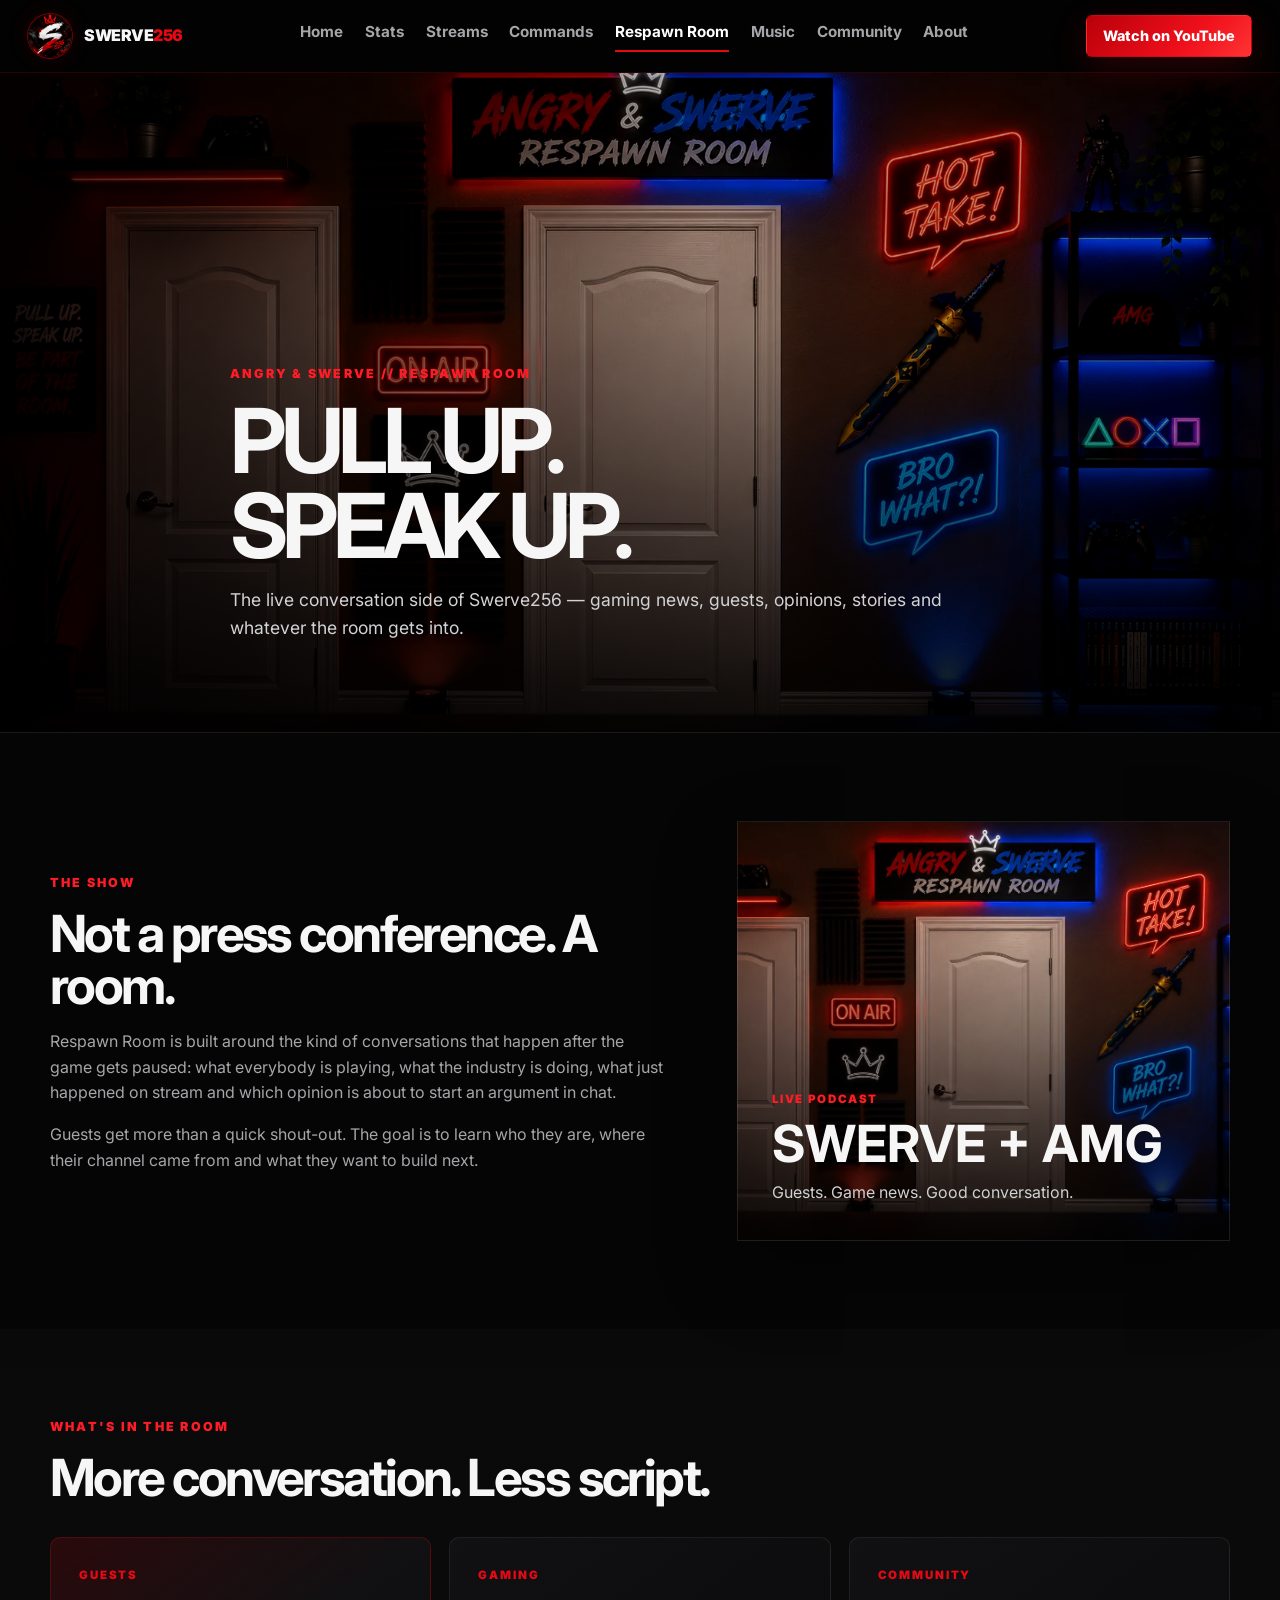
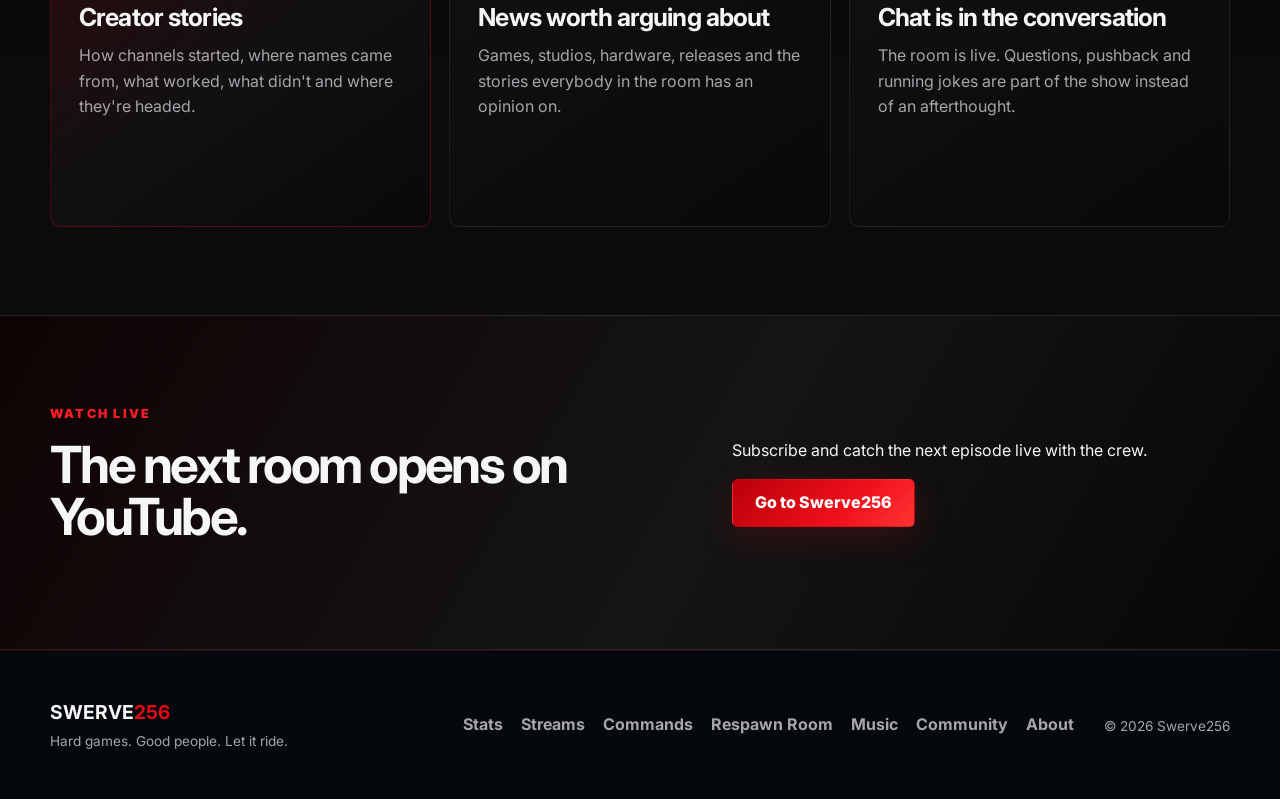
<file: respawn.html>
<!DOCTYPE html>
<html lang="en">
<head>
  <meta charset="UTF-8"><meta name="viewport" content="width=device-width,initial-scale=1.0">
  <meta name="description" content="Respawn Room — the Swerve256 live podcast for gaming news, guests and community conversation.">
  <title>Respawn Room | Swerve256</title>
  <link rel="preconnect" href="https://fonts.googleapis.com"><link rel="preconnect" href="https://fonts.gstatic.com" crossorigin>
  <link href="https://fonts.googleapis.com/css2?family=Inter:wght@400;500;600;700;800;900&display=swap" rel="stylesheet">
  <link rel="stylesheet" href="css/swerve.css">
  <link rel="stylesheet" href="css/brand-v2.css">
</head>
<body>
<header class="site-header">
  <a class="brand" href="index.html"><img src="assets/swerve-logo.webp" alt="Swerve256 logo"><span>SWERVE<span>256</span></span></a>
  <button class="nav-toggle" aria-label="Open navigation" aria-expanded="false">MENU</button>
  <nav class="site-nav"><a href="index.html">Home</a><a href="stats.html">Stats</a><a href="streams.html">Streams</a><a href="commands.html">Commands</a><a class="active" href="respawn.html">Respawn Room</a><a href="community.html">Community</a><a href="about.html">About</a></nav>
  <a class="button button-small desktop-cta" href="https://www.youtube.com/@Swerve256" target="_blank" rel="noopener">Watch on YouTube</a>
</header>
<main>
  <section class="respawn-hero">
    <div class="container respawn-hero-copy">
      <p class="eyebrow">ANGRY & SWERVE // RESPAWN ROOM</p>
      <h1>PULL UP.<br>SPEAK UP.</h1>
      <p>The live conversation side of Swerve256 — gaming news, guests, opinions, stories and whatever the room gets into.</p>
    </div>
  </section>

  <section class="section"><div class="container two-column">
    <div><p class="eyebrow">THE SHOW</p><h2>Not a press conference. A room.</h2><p class="large-copy">Respawn Room is built around the kind of conversations that happen after the game gets paused: what everybody is playing, what the industry is doing, what just happened on stream and which opinion is about to start an argument in chat.</p><p class="large-copy">Guests get more than a quick shout-out. The goal is to learn who they are, where their channel came from and what they want to build next.</p></div>
    <div class="respawn-show-card"><span>LIVE PODCAST</span><strong>SWERVE + AMG</strong><p>Guests. Game news. Good conversation.</p></div>
  </div></section>

  <section class="section section-dark"><div class="container">
    <div class="section-heading"><p class="eyebrow">WHAT'S IN THE ROOM</p><h2>More conversation. Less script.</h2></div>
    <div class="feature-grid">
      <article class="feature-card feature-card-primary"><span class="card-kicker">GUESTS</span><h3>Creator stories</h3><p>How channels started, where names came from, what worked, what didn't and where they're headed.</p></article>
      <article class="feature-card"><span class="card-kicker">GAMING</span><h3>News worth arguing about</h3><p>Games, studios, hardware, releases and the stories everybody in the room has an opinion on.</p></article>
      <article class="feature-card"><span class="card-kicker">COMMUNITY</span><h3>Chat is in the conversation</h3><p>The room is live. Questions, pushback and running jokes are part of the show instead of an afterthought.</p></article>
    </div>
  </div></section>

  <section class="section section-accent"><div class="container respawn-callout"><div><p class="eyebrow">WATCH LIVE</p><h2>The next room opens on YouTube.</h2></div><div><p>Subscribe and catch the next episode live with the crew.</p><a class="button" href="https://www.youtube.com/@Swerve256" target="_blank" rel="noopener">Go to Swerve256</a></div></div></section>
</main>
<footer class="site-footer"><div class="container footer-grid"><div class="footer-brand"><strong>SWERVE<span>256</span></strong><p>Hard games. Good people. Let it ride.</p></div><div class="footer-links"><a href="stats.html">Stats</a><a href="streams.html">Streams</a><a href="commands.html">Commands</a><a href="respawn.html">Respawn Room</a><a href="community.html">Community</a><a href="about.html">About</a></div><div class="footer-copy">© <span id="year"></span> Swerve256</div></div></footer>
<script src="js/site.js"></script>
</body></html>
</file>
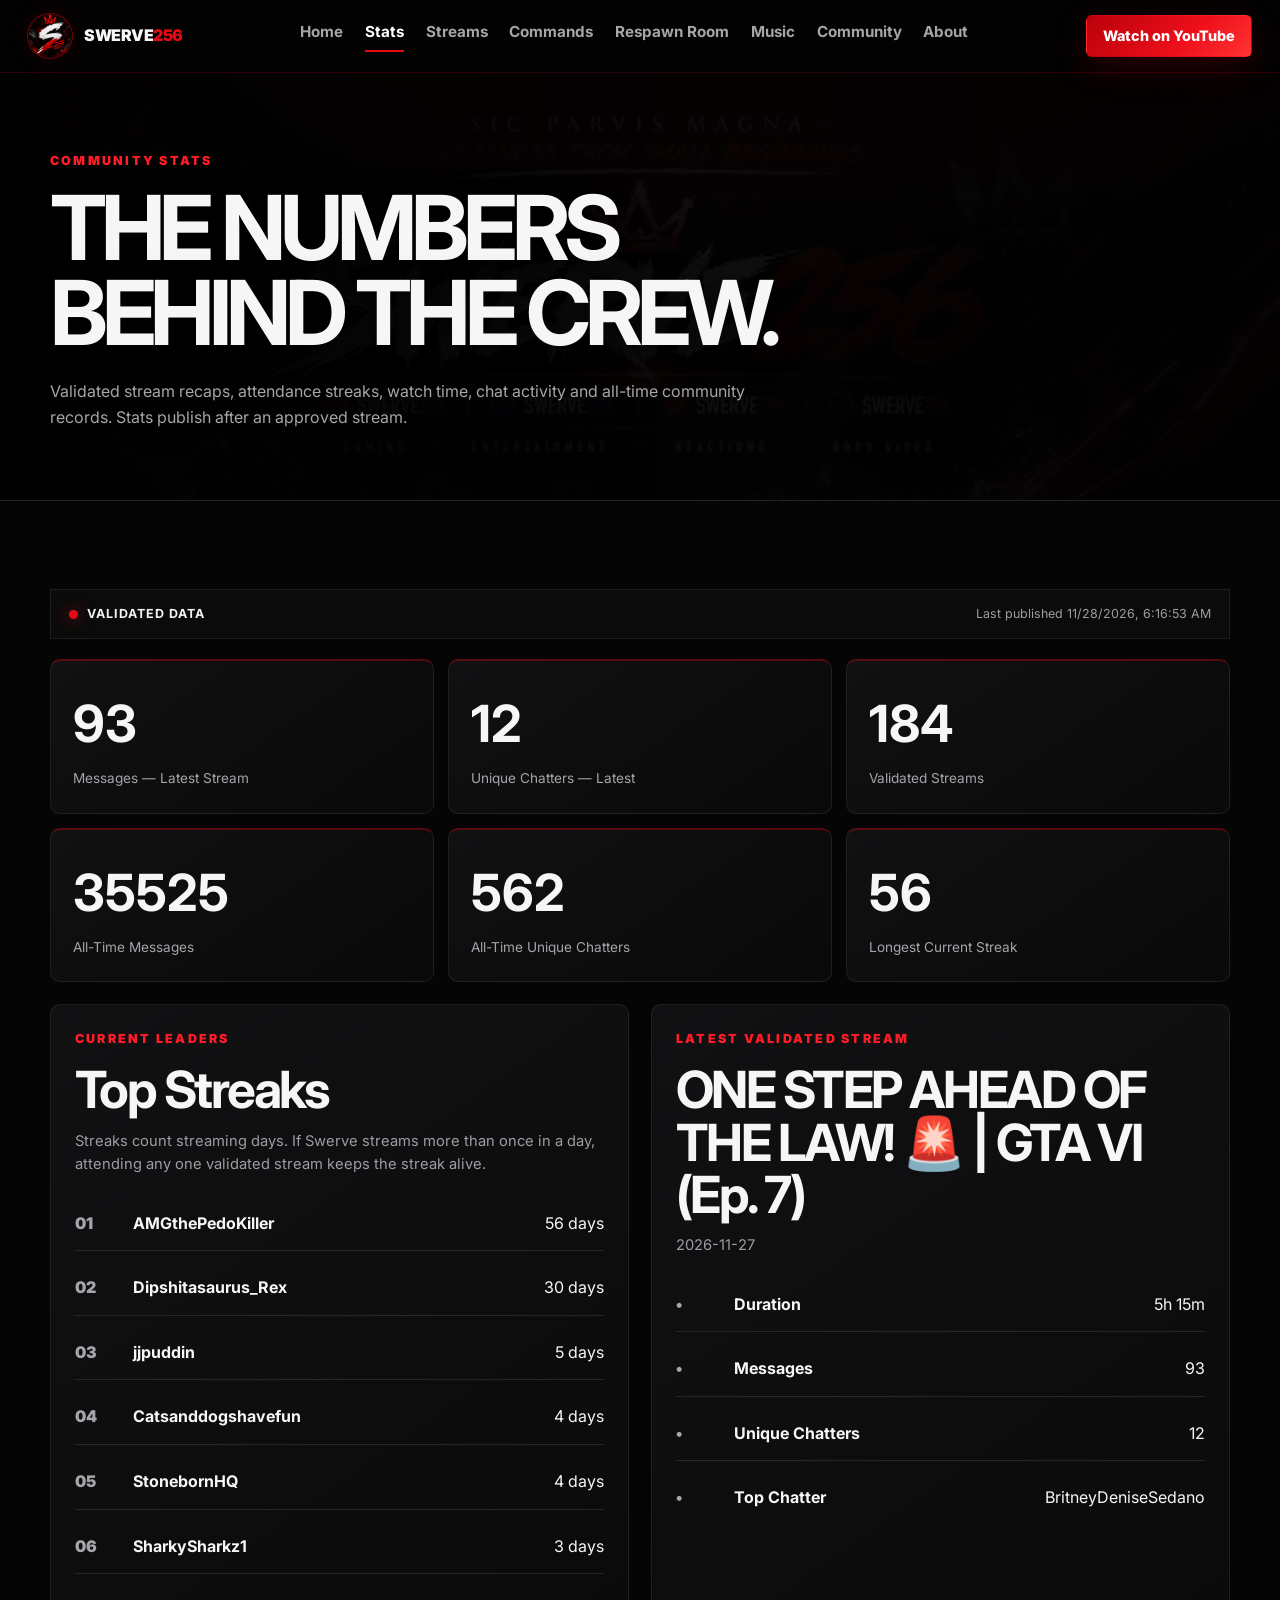
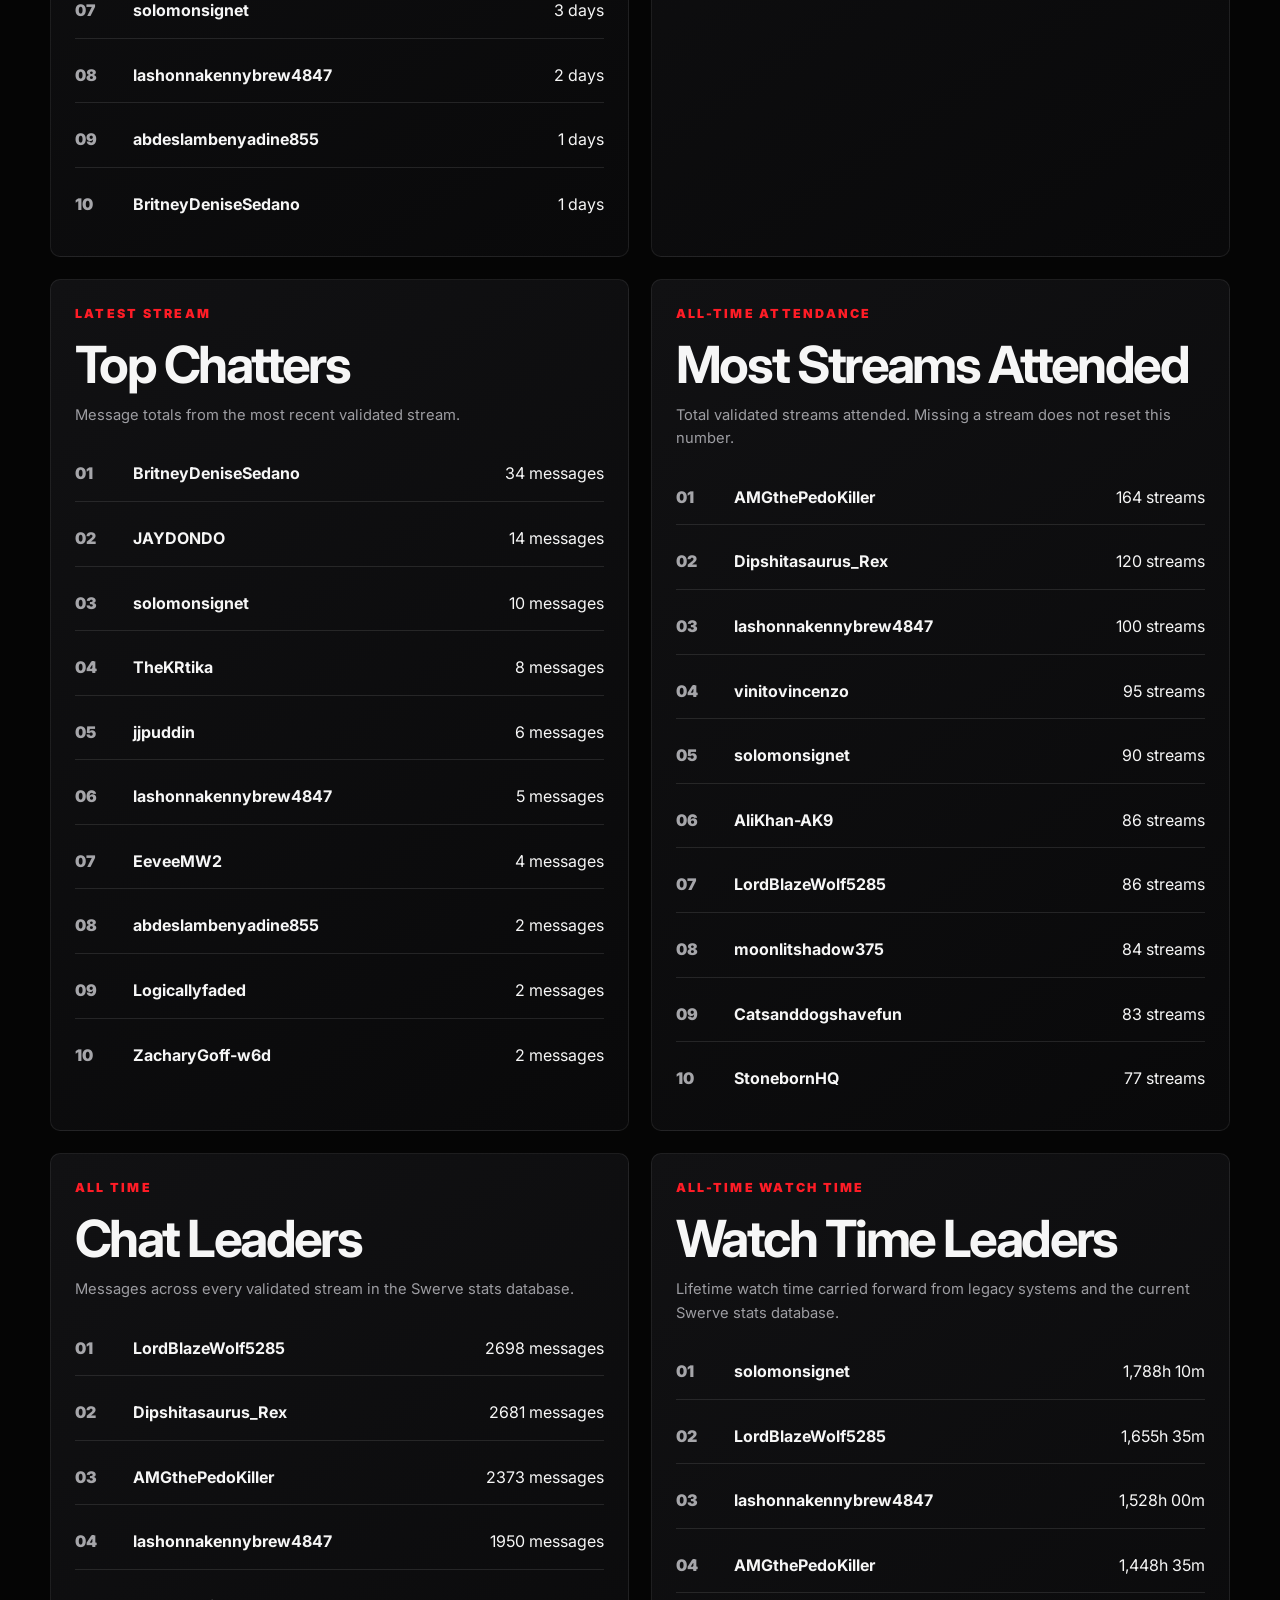
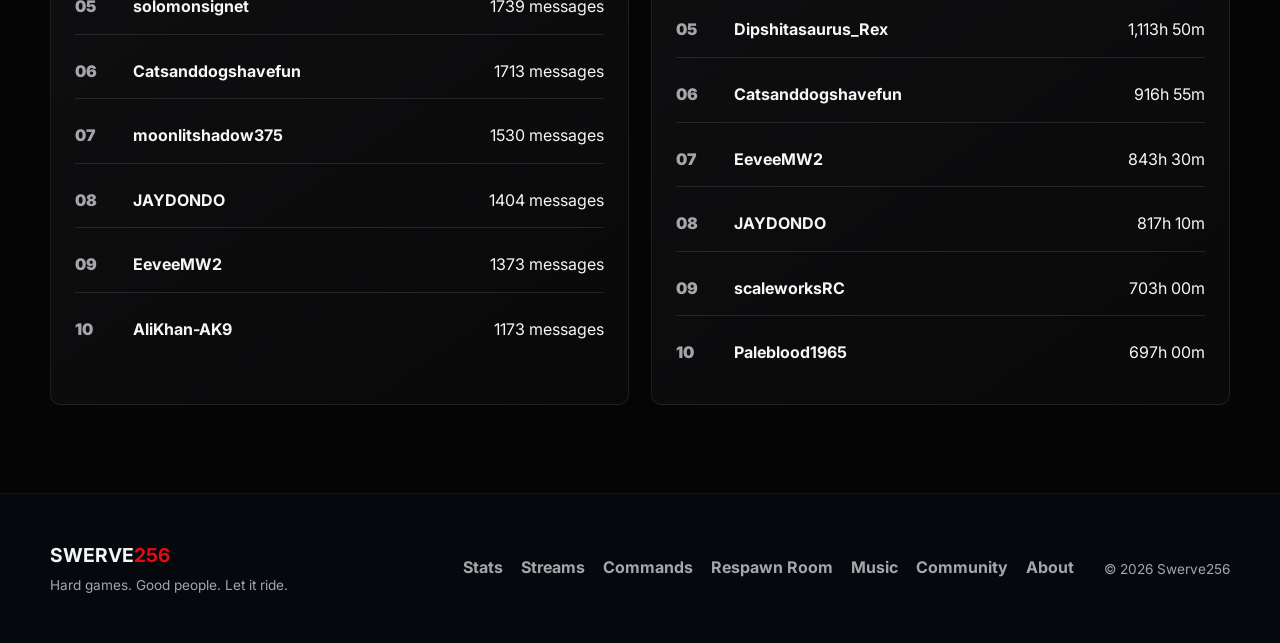
<file: stats.html>
<!DOCTYPE html>
<html lang="en">
<head>
  <meta charset="UTF-8">
  <meta name="viewport" content="width=device-width,initial-scale=1.0">
  <meta name="description" content="Swerve256 community stats, attendance streaks, watch time and stream recaps.">
  <title>Community Stats | Swerve256</title>
  <link rel="preconnect" href="https://fonts.googleapis.com">
  <link rel="preconnect" href="https://fonts.gstatic.com" crossorigin>
  <link href="https://fonts.googleapis.com/css2?family=Inter:wght@400;500;600;700;800;900&display=swap" rel="stylesheet">
  <link rel="stylesheet" href="css/swerve.css">
  <link rel="stylesheet" href="css/brand-v2.css">
  <link rel="stylesheet" href="css/stats-v2.css">
</head>
<body>
<header class="site-header">
  <a class="brand" href="index.html"><img src="assets/swerve-logo.webp" alt="Swerve256 logo"><span>SWERVE<span>256</span></span></a>
  <button class="nav-toggle" aria-label="Open navigation" aria-expanded="false">MENU</button>
  <nav class="site-nav"><a href="index.html">Home</a><a class="active" href="stats.html">Stats</a><a href="streams.html">Streams</a><a href="commands.html">Commands</a><a href="respawn.html">Respawn Room</a><a href="community.html">Community</a><a href="about.html">About</a></nav>
  <a class="button button-small desktop-cta" href="https://www.youtube.com/@Swerve256" target="_blank" rel="noopener">Watch on YouTube</a>
</header>

<main>
  <section class="page-hero"><div class="container"><p class="eyebrow">COMMUNITY STATS</p><h1>THE NUMBERS<br>BEHIND THE CREW.</h1><p>Validated stream recaps, attendance streaks, watch time, chat activity and all-time community records. Stats publish after an approved stream.</p></div></section>

  <section class="section"><div class="container">
    <div class="stats-status">
      <div><span class="status-dot"></span><strong>VALIDATED DATA</strong></div>
      <span id="statsUpdated">Waiting for first published snapshot</span>
    </div>

    <div class="stats-grid stats-grid-six" id="statCards">
      <div class="stat-card"><strong id="latestMessages">—</strong><span>Messages — Latest Stream</span></div>
      <div class="stat-card"><strong id="latestChatters">—</strong><span>Unique Chatters — Latest</span></div>
      <div class="stat-card"><strong id="validatedStreams">—</strong><span>Validated Streams</span></div>
      <div class="stat-card"><strong id="allTimeMessages">—</strong><span>All-Time Messages</span></div>
      <div class="stat-card"><strong id="allTimeChatters">—</strong><span>All-Time Unique Chatters</span></div>
      <div class="stat-card"><strong id="longestCurrentStreak">—</strong><span>Longest Current Streak</span></div>
    </div>

    <div class="stats-dashboard-grid">
      <section class="table-card">
        <p class="eyebrow">CURRENT LEADERS</p>
        <h2>Top Streaks</h2>
        <p class="table-intro">Streaks count streaming days. If Swerve streams more than once in a day, attending any one validated stream keeps the streak alive.</p>
        <div class="leaderboard" id="streakLeaderboard"><p>Stats publishing is being connected to the stream backend.</p></div>
      </section>

      <section class="table-card">
        <p class="eyebrow">LATEST VALIDATED STREAM</p>
        <h2 id="latestTitle">Stream recap coming online.</h2>
        <p class="table-intro" id="latestMeta">Final numbers appear here after validation.</p>
        <div class="leaderboard" id="latestRecap"></div>
      </section>
    </div>

    <div class="stats-dashboard-grid">
      <section class="table-card">
        <p class="eyebrow">LATEST STREAM</p>
        <h2>Top Chatters</h2>
        <p class="table-intro">Message totals from the most recent validated stream.</p>
        <div class="leaderboard" id="latestChattersBoard"><p>Waiting for published stats.</p></div>
      </section>

      <section class="table-card">
        <p class="eyebrow">ALL-TIME ATTENDANCE</p>
        <h2>Most Streams Attended</h2>
        <p class="table-intro">Total validated streams attended. Missing a stream does not reset this number.</p>
        <div class="leaderboard" id="attendanceLeaderboard"><p>Waiting for published attendance stats.</p></div>
      </section>
    </div>

    <div class="stats-dashboard-grid">
      <section class="table-card">
        <p class="eyebrow">ALL TIME</p>
        <h2>Chat Leaders</h2>
        <p class="table-intro">Messages across every validated stream in the Swerve stats database.</p>
        <div class="leaderboard" id="allTimeChattersBoard"><p>Waiting for published stats.</p></div>
      </section>

      <section class="table-card">
        <p class="eyebrow">ALL-TIME WATCH TIME</p>
        <h2>Watch Time Leaders</h2>
        <p class="table-intro">Lifetime watch time carried forward from legacy systems and the current Swerve stats database.</p>
        <div class="leaderboard" id="watchtimeLeaderboard"><p>Waiting for published watch time stats.</p></div>
      </section>
    </div>
  </div></section>
</main>

<footer class="site-footer"><div class="container footer-grid"><div class="footer-brand"><strong>SWERVE<span>256</span></strong><p>Hard games. Good people. Let it ride.</p></div><div class="footer-links"><a href="stats.html">Stats</a><a href="streams.html">Streams</a><a href="commands.html">Commands</a><a href="respawn.html">Respawn Room</a><a href="community.html">Community</a><a href="about.html">About</a></div><div class="footer-copy">© <span id="year"></span> Swerve256</div></div></footer>
<script src="js/site.js"></script>
<script src="js/stats.js"></script>
</body>
</html>
</file>
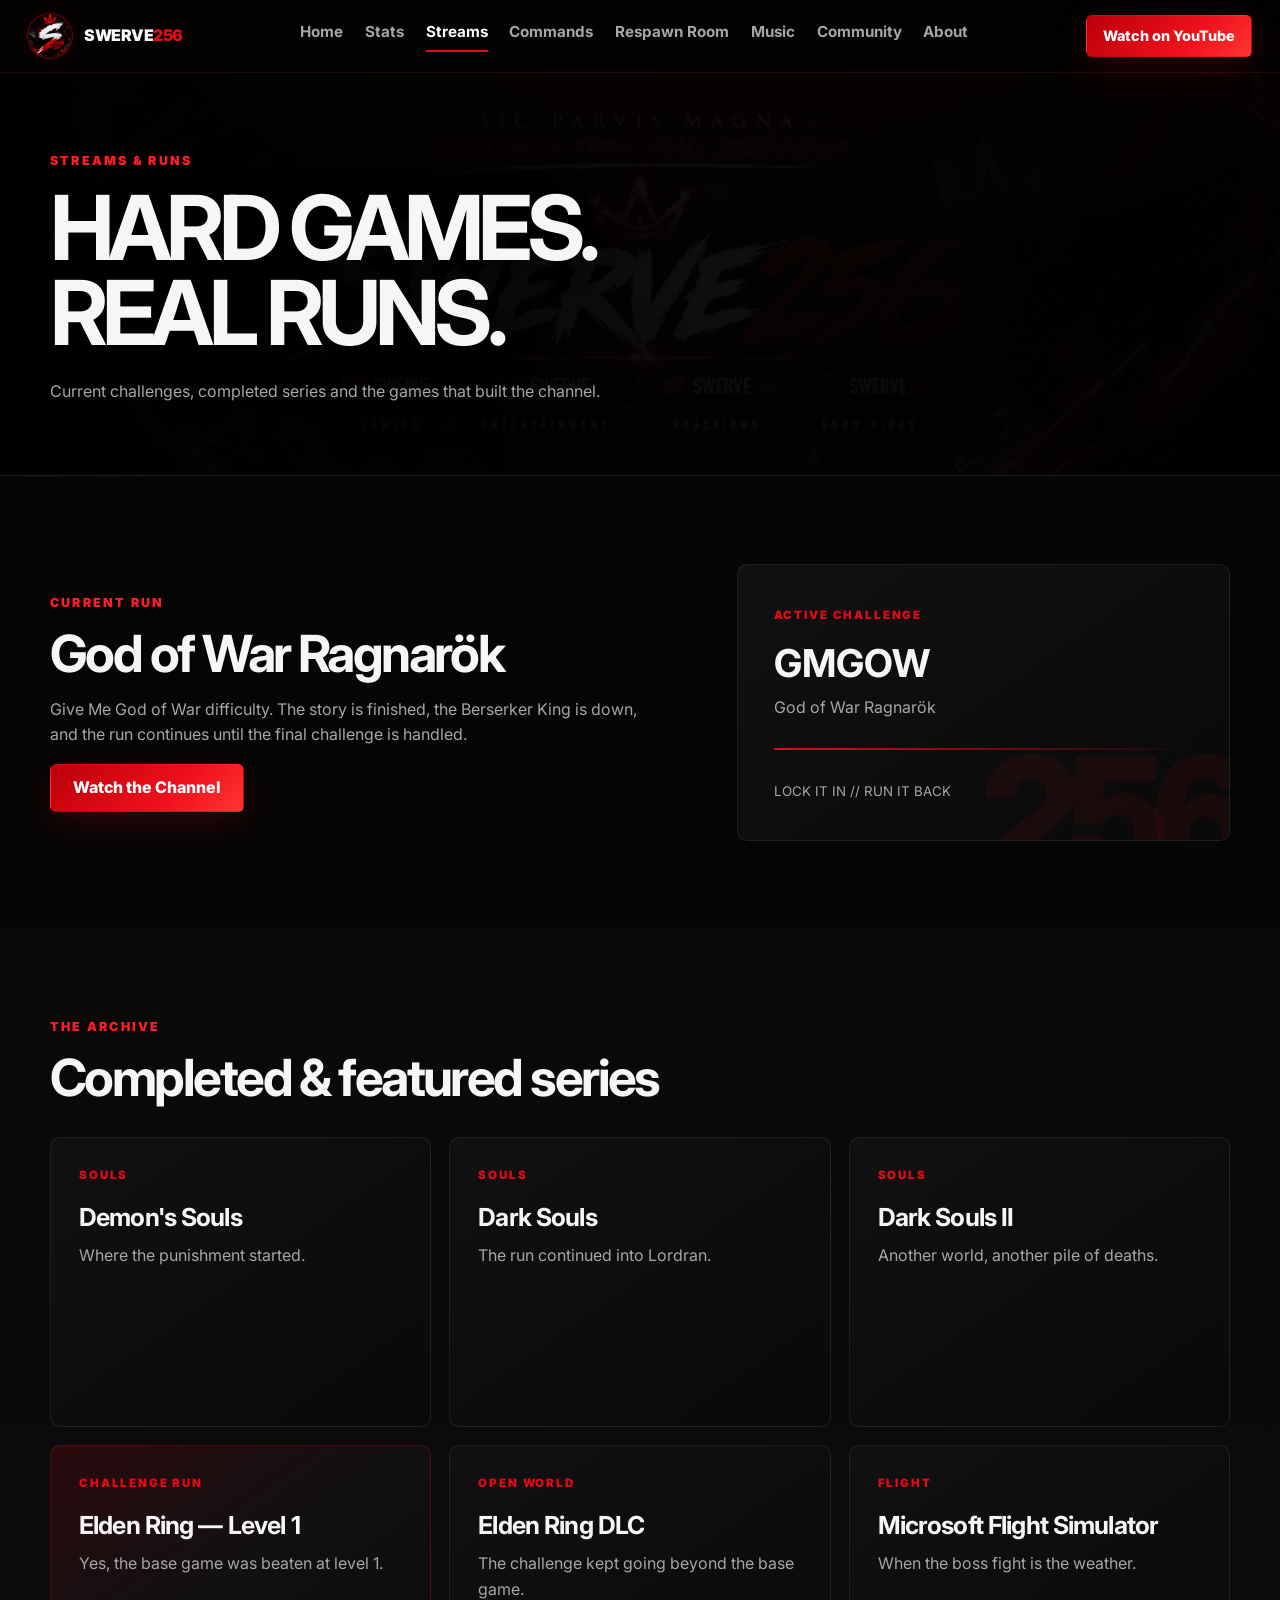
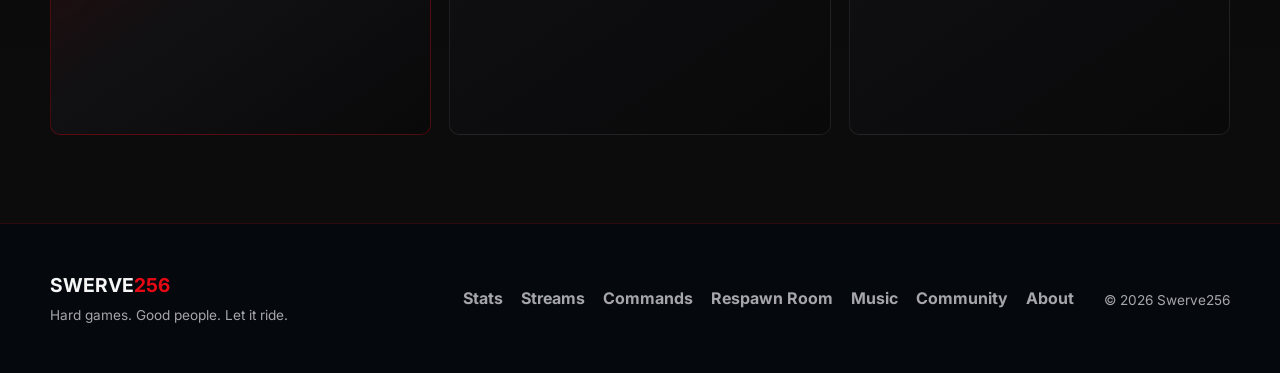
<file: streams.html>
<!DOCTYPE html>
<html lang="en">
<head>
  <meta charset="UTF-8"><meta name="viewport" content="width=device-width,initial-scale=1.0">
  <meta name="description" content="Current and completed Swerve256 gaming runs.">
  <title>Streams & Runs | Swerve256</title>
  <link rel="preconnect" href="https://fonts.googleapis.com"><link rel="preconnect" href="https://fonts.gstatic.com" crossorigin>
  <link href="https://fonts.googleapis.com/css2?family=Inter:wght@400;500;600;700;800;900&display=swap" rel="stylesheet">
  <link rel="stylesheet" href="css/swerve.css">
  <link rel="stylesheet" href="css/brand-v2.css">
</head>
<body>
<header class="site-header">
  <a class="brand" href="index.html"><img src="assets/swerve-logo.webp" alt="Swerve256 logo"><span>SWERVE<span>256</span></span></a>
  <button class="nav-toggle" aria-label="Open navigation" aria-expanded="false">MENU</button>
  <nav class="site-nav"><a href="index.html">Home</a><a href="stats.html">Stats</a><a class="active" href="streams.html">Streams</a><a href="commands.html">Commands</a><a href="respawn.html">Respawn Room</a><a href="community.html">Community</a><a href="about.html">About</a></nav>
  <a class="button button-small desktop-cta" href="https://www.youtube.com/@Swerve256" target="_blank" rel="noopener">Watch on YouTube</a>
</header>
<main>
  <section class="page-hero"><div class="container"><p class="eyebrow">STREAMS & RUNS</p><h1>HARD GAMES.<br>REAL RUNS.</h1><p>Current challenges, completed series and the games that built the channel.</p></div></section>
  <section class="section"><div class="container">
    <div class="two-column">
      <div><p class="eyebrow">CURRENT RUN</p><h2>God of War Ragnarök</h2><p class="large-copy">Give Me God of War difficulty. The story is finished, the Berserker King is down, and the run continues until the final challenge is handled.</p><a class="button" href="https://www.youtube.com/@Swerve256" target="_blank" rel="noopener">Watch the Channel</a></div>
      <div class="mission-card"><span>ACTIVE CHALLENGE</span><strong>GMGOW</strong><p>God of War Ragnarök</p><div class="mission-line"></div><small>LOCK IT IN // RUN IT BACK</small></div>
    </div>
  </div></section>
  <section class="section section-dark"><div class="container">
    <div class="section-heading"><p class="eyebrow">THE ARCHIVE</p><h2>Completed & featured series</h2></div>
    <div class="feature-grid">
      <article class="feature-card"><span class="card-kicker">SOULS</span><h3>Demon's Souls</h3><p>Where the punishment started.</p></article>
      <article class="feature-card"><span class="card-kicker">SOULS</span><h3>Dark Souls</h3><p>The run continued into Lordran.</p></article>
      <article class="feature-card"><span class="card-kicker">SOULS</span><h3>Dark Souls II</h3><p>Another world, another pile of deaths.</p></article>
      <article class="feature-card feature-card-primary"><span class="card-kicker">CHALLENGE RUN</span><h3>Elden Ring — Level 1</h3><p>Yes, the base game was beaten at level 1.</p></article>
      <article class="feature-card"><span class="card-kicker">OPEN WORLD</span><h3>Elden Ring DLC</h3><p>The challenge kept going beyond the base game.</p></article>
      <article class="feature-card"><span class="card-kicker">FLIGHT</span><h3>Microsoft Flight Simulator</h3><p>When the boss fight is the weather.</p></article>
    </div>
  </div></section>
</main>
<footer class="site-footer"><div class="container footer-grid"><div class="footer-brand"><strong>SWERVE<span>256</span></strong><p>Hard games. Good people. Let it ride.</p></div><div class="footer-links"><a href="stats.html">Stats</a><a href="streams.html">Streams</a><a href="commands.html">Commands</a><a href="respawn.html">Respawn Room</a><a href="community.html">Community</a><a href="about.html">About</a></div><div class="footer-copy">© <span id="year"></span> Swerve256</div></div></footer>
<script src="js/site.js"></script>
</body></html>
</file>
<file: css/swerve.css>
:root {
  --bg: #070b11;
  --bg-soft: #0d131c;
  --panel: #111923;
  --panel-2: #16202c;
  --text: #f4f7fb;
  --muted: #9aa8b8;
  --line: rgba(255,255,255,.09);
  --accent: #ff4d4d;
  --accent-2: #ff7a59;
  --max: 1180px;
}

* { box-sizing: border-box; }
html { scroll-behavior: smooth; }
body {
  margin: 0;
  font-family: 'Inter', system-ui, sans-serif;
  background: var(--bg);
  color: var(--text);
  line-height: 1.6;
}
a { color: inherit; text-decoration: none; }
img { max-width: 100%; display: block; }
.container { width: min(var(--max), calc(100% - 40px)); margin: 0 auto; }

.site-header {
  position: sticky;
  top: 0;
  z-index: 50;
  display: grid;
  grid-template-columns: auto 1fr auto;
  align-items: center;
  gap: 28px;
  padding: 14px 28px;
  border-bottom: 1px solid var(--line);
  background: rgba(7,11,17,.9);
  backdrop-filter: blur(16px);
}
.brand { display: flex; align-items: center; gap: 12px; font-weight: 900; letter-spacing: -.03em; }
.brand img { width: 44px; height: 44px; object-fit: cover; border-radius: 10px; }
.brand span span, .footer-brand span { color: var(--accent); }
.site-nav { display: flex; justify-content: center; gap: 28px; }
.site-nav a { color: var(--muted); font-weight: 700; font-size: .95rem; }
.site-nav a:hover, .site-nav a.active { color: var(--text); }
.nav-toggle { display: none; }

.button {
  display: inline-flex;
  align-items: center;
  justify-content: center;
  min-height: 48px;
  padding: 0 22px;
  border-radius: 12px;
  background: linear-gradient(135deg,var(--accent),var(--accent-2));
  color: #fff;
  font-weight: 800;
  border: 1px solid transparent;
}
.button-small { min-height: 42px; padding: 0 16px; font-size: .9rem; }
.button-ghost { background: transparent; border-color: var(--line); color: var(--text); }

.hero {
  position: relative;
  overflow: hidden;
  padding: 92px 0 76px;
  background:
    radial-gradient(circle at 75% 35%, rgba(255,77,77,.18), transparent 30%),
    linear-gradient(180deg,#09111a 0%,#070b11 100%);
}
.hero-grid { display: grid; grid-template-columns: 1.15fr .85fr; align-items: center; gap: 68px; }
.eyebrow { margin: 0 0 14px; color: var(--accent); font-size: .78rem; font-weight: 900; letter-spacing: .18em; }
h1,h2,h3,p { margin-top: 0; }
h1 { margin-bottom: 24px; font-size: clamp(3rem,7vw,6.6rem); line-height: .95; letter-spacing: -.065em; }
h1 span { color: var(--accent); }
h2 { margin-bottom: 18px; font-size: clamp(2rem,4vw,3.7rem); line-height: 1.02; letter-spacing: -.05em; }
h3 { font-size: 1.55rem; line-height: 1.15; letter-spacing: -.035em; }
.hero-lead { max-width: 720px; color: var(--muted); font-size: 1.15rem; }
.hero-actions { display: flex; gap: 12px; flex-wrap: wrap; margin: 30px 0 34px; }
.milestone-strip { display: flex; gap: 36px; flex-wrap: wrap; padding-top: 26px; border-top: 1px solid var(--line); }
.milestone-strip div { display: grid; gap: 2px; }
.milestone-strip strong { font-size: 1.5rem; }
.milestone-strip span { color: var(--muted); font-size: .82rem; }
.hero-art { position: relative; min-height: 520px; display: grid; place-items: center; }
.hero-glow { position: absolute; width: 360px; height: 360px; border-radius: 50%; background: rgba(255,77,77,.18); filter: blur(55px); }
.hero-logo-wrap { position: relative; width: min(390px,85%); padding: 26px; border-radius: 32px; border: 1px solid var(--line); background: linear-gradient(145deg,rgba(255,255,255,.08),rgba(255,255,255,.02)); box-shadow: 0 30px 80px rgba(0,0,0,.35); }
.hero-logo-wrap img { width: 100%; border-radius: 22px; }
.hero-badge { position: absolute; right: 0; bottom: 52px; padding: 12px 18px; border-radius: 999px; background: var(--text); color: #111; font-weight: 900; font-size: .8rem; letter-spacing: .08em; }

.section { padding: 88px 0; }
.section-dark { background: var(--bg-soft); }
.section-accent { background: linear-gradient(135deg,#141b25,#1a1114); border-top: 1px solid var(--line); border-bottom: 1px solid var(--line); }
.section-heading { margin-bottom: 34px; }
.split-heading { display: grid; grid-template-columns: 1fr .8fr; gap: 50px; align-items: end; }
.split-heading > p, .large-copy, .respawn-callout > p { color: var(--muted); }
.feature-grid { display: grid; grid-template-columns: repeat(3,1fr); gap: 18px; }
.feature-card { min-height: 290px; padding: 28px; border: 1px solid var(--line); border-radius: 18px; background: var(--panel); display: flex; flex-direction: column; transition: transform .2s ease,border-color .2s ease; }
.feature-card:hover { transform: translateY(-4px); border-color: rgba(255,255,255,.2); }
.feature-card-primary { background: linear-gradient(145deg,rgba(255,77,77,.18),var(--panel)); }
.card-kicker { color: var(--accent); font-size: .72rem; font-weight: 900; letter-spacing: .16em; }
.feature-card h3 { margin: 18px 0 12px; }
.feature-card p { color: var(--muted); }
.card-link { margin-top: auto; font-weight: 800; }
.two-column { display: grid; grid-template-columns: 1fr .8fr; gap: 70px; align-items: center; }
.text-link { font-weight: 800; }
.mission-card { padding: 36px; border-radius: 22px; background: linear-gradient(145deg,#151f2a,#0b1118); border: 1px solid var(--line); }
.mission-card > span { color: var(--accent); font-size: .72rem; font-weight: 900; letter-spacing: .16em; }
.mission-card strong { display: block; margin: 18px 0 12px; font-size: 2.4rem; line-height: 1; }
.mission-card p,.mission-card small { color: var(--muted); }
.mission-line { height: 2px; width: 100%; margin: 28px 0; background: linear-gradient(90deg,var(--accent),transparent); }
.respawn-callout { display: grid; grid-template-columns: 1fr .8fr; gap: 60px; align-items: center; }

.page-hero { padding: 78px 0 54px; background: linear-gradient(180deg,#0d141d,var(--bg)); border-bottom: 1px solid var(--line); }
.page-hero p:last-child { max-width: 760px; color: var(--muted); }
.stats-grid { display: grid; grid-template-columns: repeat(4,1fr); gap: 14px; }
.stat-card { padding: 22px; border-radius: 16px; background: var(--panel); border: 1px solid var(--line); }
.stat-card strong { display: block; font-size: 2rem; }
.stat-card span { color: var(--muted); font-size: .85rem; }
.table-card { margin-top: 22px; padding: 24px; border-radius: 18px; background: var(--panel); border: 1px solid var(--line); }
.leaderboard { display: grid; gap: 10px; }
.leader-row { display: grid; grid-template-columns: 44px 1fr auto; gap: 14px; align-items: center; padding: 14px 0; border-bottom: 1px solid var(--line); }
.leader-row:last-child { border-bottom: 0; }
.rank { color: var(--muted); font-weight: 900; }

.site-footer { padding: 46px 0; border-top: 1px solid var(--line); background: #05080d; }
.footer-grid { display: grid; grid-template-columns: 1fr auto auto; gap: 30px; align-items: center; }
.footer-brand strong { font-size: 1.2rem; }
.footer-brand p,.footer-copy { margin: 4px 0 0; color: var(--muted); font-size: .85rem; }
.footer-links { display: flex; gap: 18px; color: var(--muted); font-weight: 700; }

@media (max-width: 900px) {
  .site-header { grid-template-columns: auto auto; justify-content: space-between; }
  .desktop-cta { display: none; }
  .nav-toggle { display: inline-flex; background: transparent; border: 1px solid var(--line); color: var(--text); padding: 10px 14px; border-radius: 10px; font-weight: 800; }
  .site-nav { display: none; grid-column: 1 / -1; flex-direction: column; align-items: flex-start; padding: 12px 0; }
  .site-nav.open { display: flex; }
  .hero-grid,.split-heading,.two-column,.respawn-callout { grid-template-columns: 1fr; }
  .hero-art { min-height: 390px; }
  .feature-grid { grid-template-columns: 1fr; }
  .stats-grid { grid-template-columns: repeat(2,1fr); }
  .footer-grid { grid-template-columns: 1fr; }
}

@media (max-width: 560px) {
  .container { width: min(100% - 28px,var(--max)); }
  .site-header { padding: 12px 14px; }
  .hero { padding-top: 62px; }
  .hero-actions .button { width: 100%; }
  .milestone-strip { gap: 22px; }
  .hero-art { min-height: 330px; }
  .stats-grid { grid-template-columns: 1fr; }
  .section { padding: 64px 0; }
  .footer-links { flex-wrap: wrap; }
}
</file>
<file: css/brand-v2.css>
:root {
  --bg: #050505;
  --bg-soft: #0a0a0b;
  --panel: #101012;
  --panel-2: #161618;
  --text: #f6f6f6;
  --muted: #a6a6aa;
  --line: rgba(255,255,255,.10);
  --accent: #e50914;
  --accent-2: #ff2a2a;
  --accent-dark: #790008;
  --brand-banner: url('../assets/swerve-banner.webp');
  --respawn-room: url('../assets/respawn-room.webp');
}

body {
  background:
    radial-gradient(circle at 50% -10%, rgba(229,9,20,.13), transparent 34rem),
    #050505;
}

.site-header {
  border-bottom-color: rgba(229,9,20,.18);
  background: rgba(3,3,3,.92);
  gap: 20px;
}
.brand { min-width: max-content; }
.brand img {
  border-radius: 50%;
  box-shadow: 0 0 0 1px rgba(229,9,20,.45), 0 0 24px rgba(229,9,20,.12);
}
.site-nav { gap: clamp(14px,1.7vw,28px); }
.site-nav a { white-space: nowrap; }
.site-nav a:hover,
.site-nav a.active { color: #fff; }
.site-nav a.active::after {
  content: '';
  display: block;
  width: 100%;
  height: 2px;
  margin-top: 5px;
  background: var(--accent);
}

.button {
  border-radius: 6px;
  background: linear-gradient(135deg,#b9000a 0%,#ef101b 62%,#ff3434 100%);
  box-shadow: 0 10px 35px rgba(229,9,20,.18);
}
.button:hover { filter: brightness(1.08); }
.button-ghost { background: rgba(0,0,0,.35); box-shadow: none; }

.hero {
  min-height: 720px;
  padding: 118px 0 92px;
  isolation: isolate;
  background: #050505;
}
.hero::before {
  content: '';
  position: absolute;
  inset: 0;
  z-index: -3;
  background-image: var(--brand-banner);
  background-repeat: no-repeat;
  background-position: center 38%;
  background-size: cover;
  opacity: .62;
  filter: saturate(1.05) contrast(1.12);
}
.hero::after {
  content: '';
  position: absolute;
  inset: 0;
  z-index: -2;
  background:
    linear-gradient(90deg,rgba(0,0,0,.96) 0%,rgba(0,0,0,.80) 38%,rgba(0,0,0,.38) 67%,rgba(0,0,0,.78) 100%),
    linear-gradient(0deg,#050505 0%,transparent 35%,rgba(0,0,0,.28) 100%);
}
.hero-grid { grid-template-columns: 1.06fr .94fr; }
.hero-copy { position: relative; z-index: 2; }
.hero-copy h1 { text-shadow: 0 4px 28px rgba(0,0,0,.75); }
.hero-copy h1 span { color: #ff1c26; text-shadow: 0 0 28px rgba(229,9,20,.26); }
.hero-lead { color: #c7c7ca; max-width: 650px; }
.hero-art { min-height: 480px; }
.hero-glow { background: rgba(229,9,20,.20); }
.hero-logo-wrap {
  width: min(390px,82%);
  border-radius: 50%;
  padding: 8px;
  border-color: rgba(229,9,20,.42);
  background: rgba(0,0,0,.48);
  box-shadow: 0 38px 90px rgba(0,0,0,.65), 0 0 58px rgba(229,9,20,.14);
}
.hero-logo-wrap img { border-radius: 50%; }
.hero-badge {
  border-radius: 4px;
  background: #f5f5f5;
  border-left: 5px solid var(--accent);
  letter-spacing: .10em;
}

.page-hero {
  position: relative;
  overflow: hidden;
  isolation: isolate;
  background: #080808;
}
.page-hero::before {
  content: '';
  position: absolute;
  inset: 0;
  z-index: -2;
  background: var(--brand-banner) center 44% / cover no-repeat;
  opacity: .18;
  filter: grayscale(.28) contrast(1.12);
}
.page-hero::after {
  content: '';
  position: absolute;
  inset: 0;
  z-index: -1;
  background:
    linear-gradient(90deg,rgba(0,0,0,.97),rgba(0,0,0,.72) 58%,rgba(0,0,0,.88)),
    linear-gradient(180deg,rgba(229,9,20,.08),transparent 55%);
}
.page-hero h1 { text-shadow: 0 6px 28px rgba(0,0,0,.7); }

.eyebrow { color: #ff1c26; }
.section-dark { background: linear-gradient(180deg,#090909,#0c0c0d); }
.section-accent { background: linear-gradient(120deg,#100304,#151515 55%,#070707); }

.feature-card,
.stat-card,
.table-card,
.mission-card {
  border-radius: 10px;
  border-color: rgba(255,255,255,.08);
  background: linear-gradient(145deg,#111113,#09090a);
}
.feature-card-primary {
  background: linear-gradient(145deg,rgba(229,9,20,.15),#111113 48%,#09090a);
  border-color: rgba(229,9,20,.28);
}
.feature-card:hover { border-color: rgba(229,9,20,.45); }
.mission-card { position: relative; overflow: hidden; }
.mission-card::after {
  content: '256';
  position: absolute;
  right: -12px;
  bottom: -54px;
  color: rgba(229,9,20,.07);
  font-size: 10rem;
  line-height: 1;
  font-weight: 900;
  letter-spacing: -.09em;
}

.home-recap {
  display: grid;
  grid-template-columns: 1fr 1fr;
  gap: 22px;
  margin-top: 32px;
}
.home-recap-card {
  padding: 30px;
  background: linear-gradient(145deg,#111113,#09090a);
  border: 1px solid var(--line);
  border-top: 2px solid rgba(229,9,20,.55);
}
.home-recap-card h3 { margin-bottom: 8px; }
.home-recap-card > p { color: var(--muted); }
.home-metrics {
  display: grid;
  grid-template-columns: repeat(3,1fr);
  gap: 10px;
  margin-top: 22px;
}
.home-metric {
  padding: 16px;
  background: #070708;
  border: 1px solid var(--line);
}
.home-metric strong { display: block; font-size: 1.75rem; line-height: 1; }
.home-metric span { display: block; margin-top: 7px; color: var(--muted); font-size: .72rem; letter-spacing: .08em; font-weight: 800; }
.home-leaders { display: grid; gap: 0; margin-top: 12px; }
.home-leader {
  display: grid;
  grid-template-columns: 36px 1fr auto;
  gap: 10px;
  align-items: center;
  padding: 12px 0;
  border-bottom: 1px solid var(--line);
}
.home-leader:last-child { border-bottom: 0; }
.home-leader .rank { color: var(--accent); }
.home-leader span:last-child { color: var(--muted); font-weight: 800; }

.respawn-hero {
  position: relative;
  min-height: 660px;
  display: flex;
  align-items: end;
  overflow: hidden;
  isolation: isolate;
  border-bottom: 1px solid rgba(255,255,255,.08);
  background: #060607;
}
.respawn-hero::before {
  content: '';
  position: absolute;
  inset: 0;
  z-index: -3;
  background-image: var(--respawn-room);
  background-size: cover;
  background-position: center;
  filter: saturate(1.04) contrast(1.06);
}
.respawn-hero::after {
  content: '';
  position: absolute;
  inset: 0;
  z-index: -2;
  background:
    linear-gradient(180deg,rgba(0,0,0,.24),rgba(0,0,0,.30) 38%,rgba(0,0,0,.91) 100%),
    linear-gradient(90deg,rgba(0,0,0,.68),transparent 58%);
}
.respawn-hero .container { padding-bottom: 72px; }
.respawn-hero-copy { max-width: 820px; }
.respawn-hero h1 { font-size: clamp(3.4rem,7vw,7rem); margin-bottom: 18px; }
.respawn-hero p:last-child { color: #d2d2d5; max-width: 720px; font-size: 1.1rem; }
.respawn-show-card {
  min-height: 420px;
  display: flex;
  flex-direction: column;
  justify-content: end;
  padding: 34px;
  border: 1px solid rgba(255,255,255,.10);
  background:
    linear-gradient(180deg,transparent 20%,rgba(0,0,0,.86) 100%),
    var(--respawn-room) center / cover no-repeat;
  box-shadow: 0 30px 70px rgba(0,0,0,.36);
}
.respawn-show-card span { color: #ff1c26; font-weight: 900; letter-spacing: .14em; font-size: .72rem; }
.respawn-show-card strong { display: block; margin-top: 10px; font-size: clamp(2rem,4vw,3.8rem); line-height: .98; }
.respawn-show-card p { margin: 12px 0 0; color: #d0d0d3; }

.milestone-strip strong { color: #fff; }
.site-footer { border-top-color: rgba(229,9,20,.18); }

@media (max-width:1100px) {
  .site-header { grid-template-columns: auto 1fr; }
  .desktop-cta { display: none; }
}

@media (max-width:900px) {
  .hero::before { background-position: 54% center; opacity: .42; }
  .hero-art { min-height: 350px; }
  .home-recap { grid-template-columns: 1fr; }
  .respawn-hero { min-height: 560px; }
  .respawn-hero::before { background-position: 58% center; }
}

@media (max-width:560px) {
  .hero { min-height: auto; padding-top: 74px; }
  .hero-art { min-height: 290px; }
  .hero-badge { right: 6px; bottom: 20px; }
  .home-metrics { grid-template-columns: 1fr; }
  .respawn-hero { min-height: 500px; }
  .respawn-hero .container { padding-bottom: 42px; }
  .respawn-show-card { min-height: 320px; }
}
</file>
<file: css/commands.css>
.commands-toolbar{display:flex;gap:14px;justify-content:space-between;align-items:center;flex-wrap:wrap;margin:0 0 22px}.commands-controls{display:flex;gap:10px;flex-wrap:wrap}.commands-controls input,.commands-controls select{background:#101010;border:1px solid #2b2b2b;color:#f3f3f3;border-radius:10px;padding:12px 14px;font:inherit;min-height:46px}.commands-controls input{min-width:min(360px,80vw)}.commands-controls input:focus,.commands-controls select:focus{outline:2px solid #d71920;outline-offset:1px}.commands-count{font-size:.88rem;color:#9e9e9e;text-transform:uppercase;letter-spacing:.08em;font-weight:800}.commands-list{display:grid;gap:12px}.command-row{display:grid;grid-template-columns:minmax(190px,280px) 1fr;gap:18px;align-items:center;background:#111;border:1px solid #262626;border-radius:14px;padding:18px 20px}.command-name{display:flex;flex-wrap:wrap;gap:7px}.command-name code{background:#1b1b1b;color:#fff;border:1px solid #353535;border-radius:8px;padding:6px 9px;font-family:Consolas,"Courier New",monospace;font-size:.92rem;font-weight:700}.command-body strong{display:block;font-size:1rem;line-height:1.45}.command-meta{display:flex;gap:8px;flex-wrap:wrap;margin-top:9px}.command-meta span{font-size:.72rem;font-weight:800;text-transform:uppercase;letter-spacing:.08em;border-radius:999px;padding:5px 8px;background:#1b1b1b;color:#bdbdbd}.command-meta span:last-child{background:rgba(215,25,32,.14);color:#ff6a70}.commands-empty{padding:24px;background:#111;border:1px solid #262626;border-radius:14px;color:#aaa}.commands-note{margin-top:18px;color:#929292;font-size:.92rem}.commands-note strong{color:#fff}@media(max-width:720px){.command-row{grid-template-columns:1fr;gap:12px}.commands-controls{width:100%}.commands-controls input,.commands-controls select{width:100%;min-width:0}.commands-toolbar{align-items:stretch}}
</file>
<file: css/members.css>
.members-hero .container{position:relative}.members-summary{margin-top:28px;display:inline-flex;align-items:baseline;gap:12px;padding:14px 18px;border:1px solid rgba(255,255,255,.1);border-left:3px solid #e50914;background:rgba(10,10,12,.8)}.members-summary strong{font-size:36px;line-height:1;font-weight:900}.members-summary span{font-size:12px;letter-spacing:.14em;color:#9b9ba1;font-weight:800}.members-toolbar{display:flex;justify-content:space-between;align-items:end;gap:24px;margin-bottom:28px}.members-toolbar h2{margin:4px 0 0}.members-updated{margin:0;color:#9b9ba1;font-size:13px;font-weight:700;letter-spacing:.08em;text-align:right}.member-grid{display:grid;grid-template-columns:repeat(3,minmax(0,1fr));gap:18px}.member-card{display:flex;flex-direction:column;gap:14px;min-height:180px;padding:22px;border:1px solid rgba(255,255,255,.09);background:linear-gradient(145deg,rgba(18,18,20,.96),rgba(8,8,10,.96));text-decoration:none;color:#f5f5f5;transition:transform .18s ease,border-color .18s ease,box-shadow .18s ease}.member-card:hover{transform:translateY(-3px);border-color:rgba(229,9,20,.55);box-shadow:0 12px 30px rgba(0,0,0,.28)}.member-top{display:flex;justify-content:space-between;gap:16px;align-items:start}.member-name{font-size:20px;font-weight:900;line-height:1.15;word-break:break-word}.member-level{flex-shrink:0;padding:6px 9px;border:1px solid rgba(229,9,20,.35);color:#ff5a63;background:rgba(229,9,20,.08);font-size:10px;letter-spacing:.12em;font-weight:900;text-transform:uppercase}.member-meta{margin-top:auto;display:flex;justify-content:space-between;gap:12px;color:#9b9ba1;font-size:13px;font-weight:700}.member-link{color:#f5f5f5;font-size:13px;font-weight:800;letter-spacing:.06em}.member-loading{color:#9b9ba1;padding:20px 0}.member-empty{padding:24px;border:1px solid rgba(255,255,255,.09);color:#9b9ba1}@media(max-width:1000px){.member-grid{grid-template-columns:repeat(2,minmax(0,1fr))}}@media(max-width:680px){.members-toolbar{align-items:start;flex-direction:column}.members-updated{text-align:left}.member-grid{grid-template-columns:1fr}.member-top{flex-direction:column}.member-meta{flex-direction:column;gap:6px}}
</file>
<file: css/music.css>
.music-hero {
  background:
    radial-gradient(circle at 78% 28%, rgba(255,77,77,.20), transparent 26%),
    linear-gradient(180deg,#0d141d,var(--bg));
}

.music-hero h1 {
  max-width: 980px;
}

.music-grid {
  display: grid;
  grid-template-columns: repeat(2,minmax(0,1fr));
  gap: 18px;
}

.music-card,
.music-empty,
.music-info-card {
  border: 1px solid var(--line);
  background: linear-gradient(145deg,rgba(255,255,255,.035),var(--panel));
  border-radius: 20px;
}

.music-card {
  padding: 24px;
  display: grid;
  grid-template-columns: 120px minmax(0,1fr);
  gap: 22px;
  align-items: center;
}

.music-art {
  width: 120px;
  aspect-ratio: 1;
  border-radius: 16px;
  overflow: hidden;
  display: grid;
  place-items: center;
  background:
    radial-gradient(circle at 32% 30%, rgba(255,77,77,.42), transparent 28%),
    linear-gradient(145deg,#1b2633,#090d13);
  border: 1px solid rgba(255,255,255,.08);
}

.music-art img {
  width: 100%;
  height: 100%;
  object-fit: cover;
}

.music-art span {
  font-weight: 900;
  color: var(--accent);
  letter-spacing: -.05em;
  font-size: 1.35rem;
}

.music-meta {
  min-width: 0;
}

.music-meta h3 {
  margin-bottom: 7px;
}

.music-meta p {
  color: var(--muted);
  margin-bottom: 14px;
}

.music-tag {
  display: inline-flex;
  margin-bottom: 10px;
  color: var(--accent);
  font-size: .72rem;
  font-weight: 900;
  letter-spacing: .15em;
}

.music-player {
  width: 100%;
  height: 38px;
  margin: 2px 0 14px;
}

.music-actions {
  display: flex;
  flex-wrap: wrap;
  gap: 9px;
}

.music-actions a {
  display: inline-flex;
  align-items: center;
  min-height: 38px;
  padding: 0 13px;
  border-radius: 10px;
  border: 1px solid var(--line);
  color: var(--text);
  font-size: .82rem;
  font-weight: 800;
}

.music-actions a:hover {
  border-color: rgba(255,255,255,.22);
}

.music-status {
  color: var(--muted);
  font-size: .82rem;
  font-weight: 700;
}

.music-empty {
  grid-column: 1 / -1;
  padding: 38px;
}

.music-empty p:last-child {
  color: var(--muted);
  margin-bottom: 0;
}

.music-info-grid {
  display: grid;
  grid-template-columns: repeat(3,1fr);
  gap: 18px;
}

.music-info-card {
  padding: 28px;
}

.music-info-card h3 {
  margin: 16px 0 10px;
}

.music-info-card p {
  color: var(--muted);
  margin-bottom: 0;
}

@media (max-width: 900px) {
  .music-grid,
  .music-info-grid {
    grid-template-columns: 1fr;
  }
}

@media (max-width: 560px) {
  .music-card {
    grid-template-columns: 1fr;
  }

  .music-art {
    width: 100%;
    max-width: 180px;
  }
}
</file>
<file: css/recap.css>
.recap-body {
  margin: 0;
  min-width: 1280px;
  min-height: 720px;
  background:
    radial-gradient(circle at 76% 20%, rgba(225,6,0,.24), transparent 26%),
    linear-gradient(135deg,#050505 0%,#0b0b0d 55%,#160504 100%);
  color: #fff;
  overflow: hidden;
}

.recap-screen {
  width: 100vw;
  height: 100vh;
  box-sizing: border-box;
  padding: 42px 64px 30px;
  display: grid;
  grid-template-rows: auto auto auto minmax(0,1fr) auto;
  gap: 16px;
  position: relative;
  overflow: hidden;
}

.recap-screen::before {
  content: "";
  position: absolute;
  inset: 0;
  pointer-events: none;
  background:
    linear-gradient(100deg, transparent 0 70%, rgba(225,6,0,.06) 70% 71%, transparent 71%),
    repeating-linear-gradient(0deg, rgba(255,255,255,.018) 0 1px, transparent 1px 5px);
  opacity: .65;
}

.recap-topline,
.recap-footer {
  position: relative;
  z-index: 1;
  display: flex;
  justify-content: space-between;
  align-items: center;
  letter-spacing: .18em;
  font-weight: 900;
  font-size: .8rem;
}

.recap-topline span:first-child,
.recap-footer strong { color: #e10600; }

.recap-hero {
  position: relative;
  z-index: 1;
  max-width: 1500px;
  min-width: 0;
}

.recap-hero .eyebrow { margin-bottom: 8px; }
.recap-hero h1 {
  font-size: clamp(2.7rem,4.25vw,5rem);
  margin: 0 0 8px;
  line-height: .95;
  max-width: 1500px;
  overflow-wrap: anywhere;
}
.recap-date { color: #aaa; font-weight: 700; margin: 0; }

.recap-metrics {
  position: relative;
  z-index: 1;
  display: grid;
  grid-template-columns: repeat(5,minmax(0,1fr));
  gap: 12px;
}

.recap-metric {
  min-width: 0;
  padding: 18px 20px;
  border: 1px solid rgba(255,255,255,.09);
  border-left: 4px solid #e10600;
  background: linear-gradient(135deg,rgba(255,255,255,.055),rgba(255,255,255,.02));
}

.recap-metric strong {
  display: block;
  font-size: clamp(1.9rem,2.6vw,3.4rem);
  line-height: 1;
  letter-spacing: -.045em;
}

.recap-metric span {
  display: block;
  margin-top: 7px;
  color: #999;
  font-size: .68rem;
  font-weight: 900;
  letter-spacing: .12em;
  white-space: nowrap;
}

.recap-columns {
  position: relative;
  z-index: 1;
  display: grid;
  grid-template-columns: 1fr 1fr;
  gap: 12px;
  min-height: 0;
  overflow: hidden;
}

.recap-panel {
  min-height: 0;
  overflow: hidden;
  padding: 18px 24px;
  border: 1px solid rgba(255,255,255,.09);
  background: rgba(7,7,8,.72);
}

.recap-panel .eyebrow { margin: 0 0 8px; }
.recap-panel .leader-row { padding: 7px 0; }
.recap-panel .leader-row strong { font-size: 1rem; }
.recap-panel .leader-row span:last-child { color: #f4f4f4; font-weight: 800; }

.recap-footer {
  border-top: 1px solid rgba(255,255,255,.08);
  padding-top: 12px;
}

@media (max-width: 1500px) {
  .recap-screen { padding: 28px 40px 22px; gap: 12px; }
  .recap-hero h1 { font-size: clamp(2.4rem,4vw,4.2rem); }
  .recap-metric { padding: 14px 16px; }
  .recap-panel { padding: 14px 18px; }
  .recap-panel .leader-row { padding: 5px 0; }
}
</file>
<file: css/stats-v2.css>
.stats-status {
  display: flex;
  justify-content: space-between;
  gap: 20px;
  align-items: center;
  margin-bottom: 20px;
  padding: 14px 18px;
  border: 1px solid rgba(255,255,255,.08);
  background: rgba(255,255,255,.025);
  color: #9d9da2;
  font-size: .78rem;
}

.stats-status > div {
  display: flex;
  align-items: center;
  gap: 9px;
  color: #f1f1f2;
  letter-spacing: .08em;
}

.status-dot {
  width: 9px;
  height: 9px;
  border-radius: 50%;
  background: #e50914;
  box-shadow: 0 0 16px rgba(229,9,20,.7);
}

.stats-grid-six {
  grid-template-columns: repeat(3,1fr);
}

.stats-grid-six .stat-card {
  min-height: 150px;
  border-top: 2px solid rgba(229,9,20,.35);
}

.stats-grid-six .stat-card strong {
  font-size: clamp(2.2rem,4vw,4.5rem);
}

.stats-dashboard-grid {
  display: grid;
  grid-template-columns: 1fr 1fr;
  gap: 22px;
  margin-top: 22px;
}

.stats-dashboard-single {
  grid-template-columns: 1fr;
}

.stats-dashboard-grid .table-card {
  margin-top: 0;
  min-height: 100%;
}

.table-intro {
  margin: -4px 0 20px;
  color: #9d9da2;
  font-size: .92rem;
}

.leader-row {
  transition: background .18s ease, transform .18s ease;
}

.leader-row:hover {
  background: rgba(229,9,20,.045);
  transform: translateX(2px);
}

@media (max-width: 900px) {
  .stats-grid-six { grid-template-columns: repeat(2,1fr); }
  .stats-dashboard-grid { grid-template-columns: 1fr; }
}

@media (max-width: 560px) {
  .stats-status {
    align-items: flex-start;
    flex-direction: column;
  }

  .stats-grid-six { grid-template-columns: 1fr; }
}
</file>
